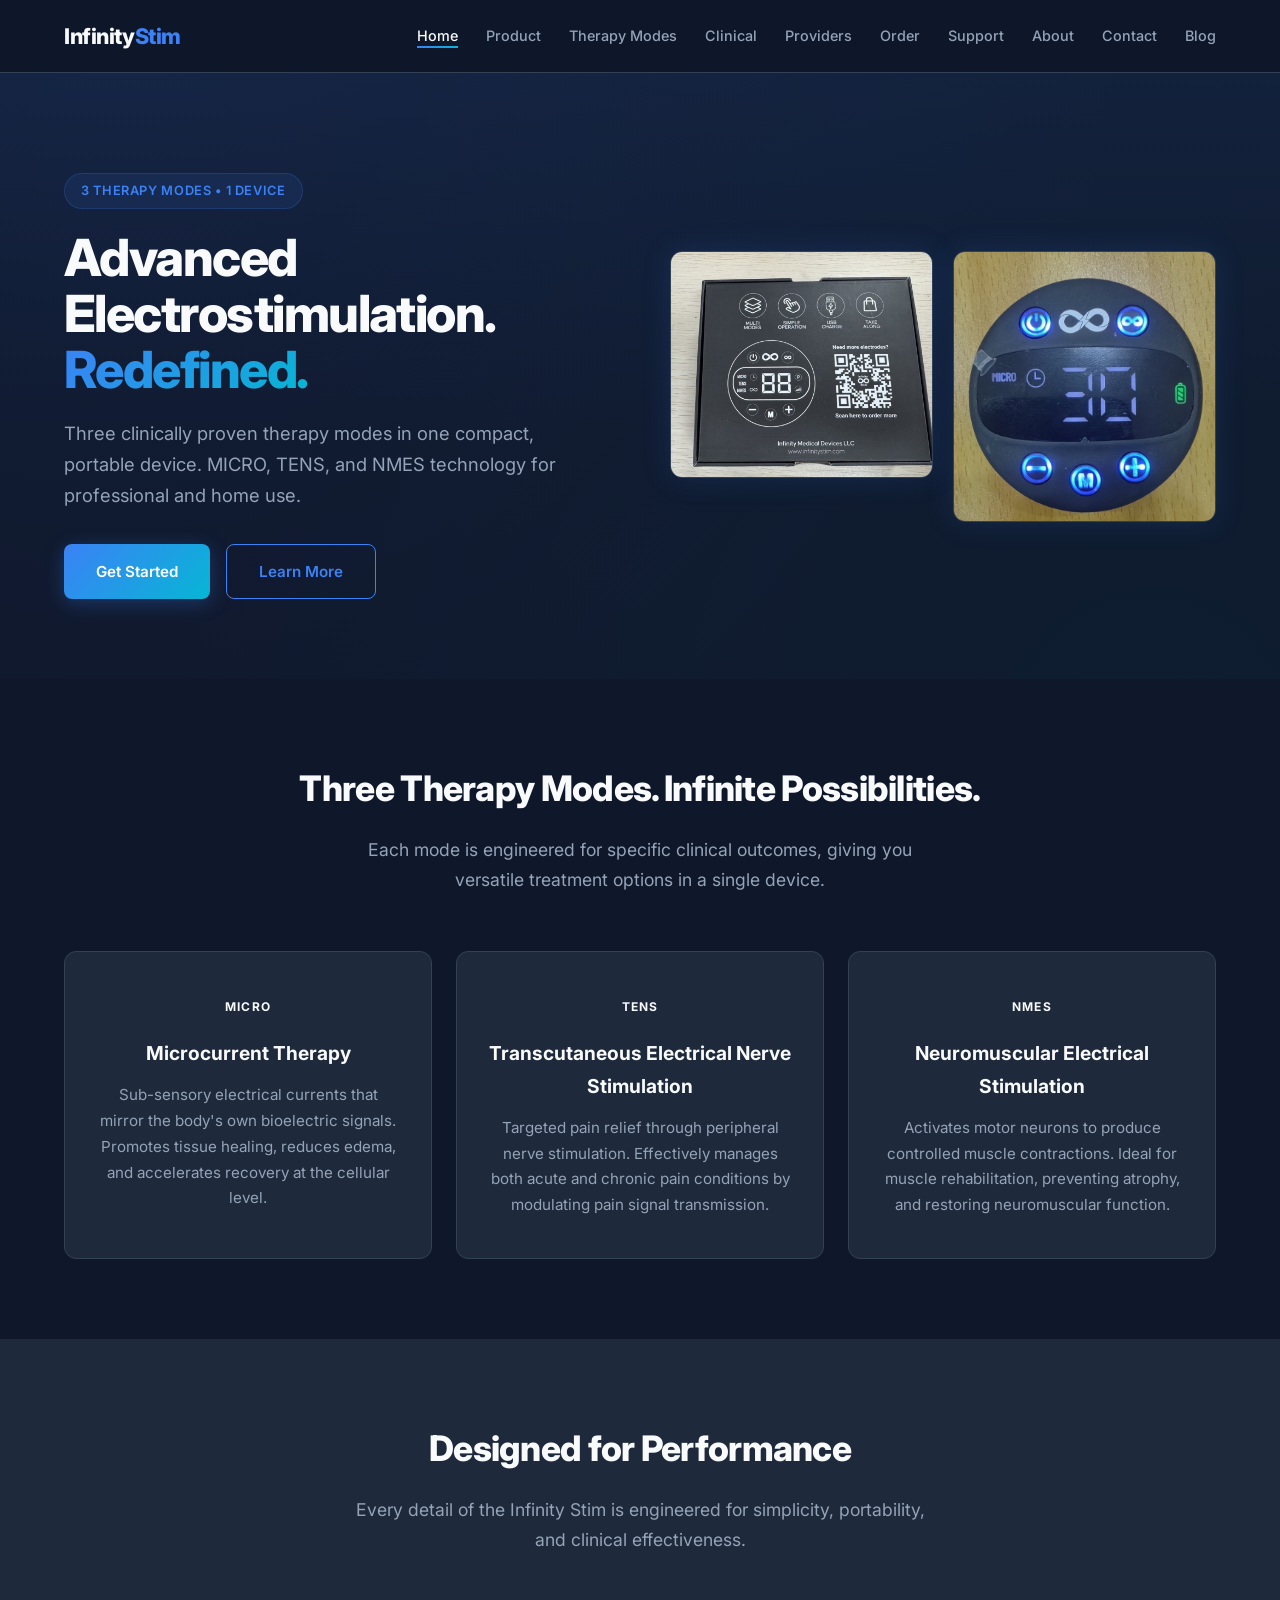
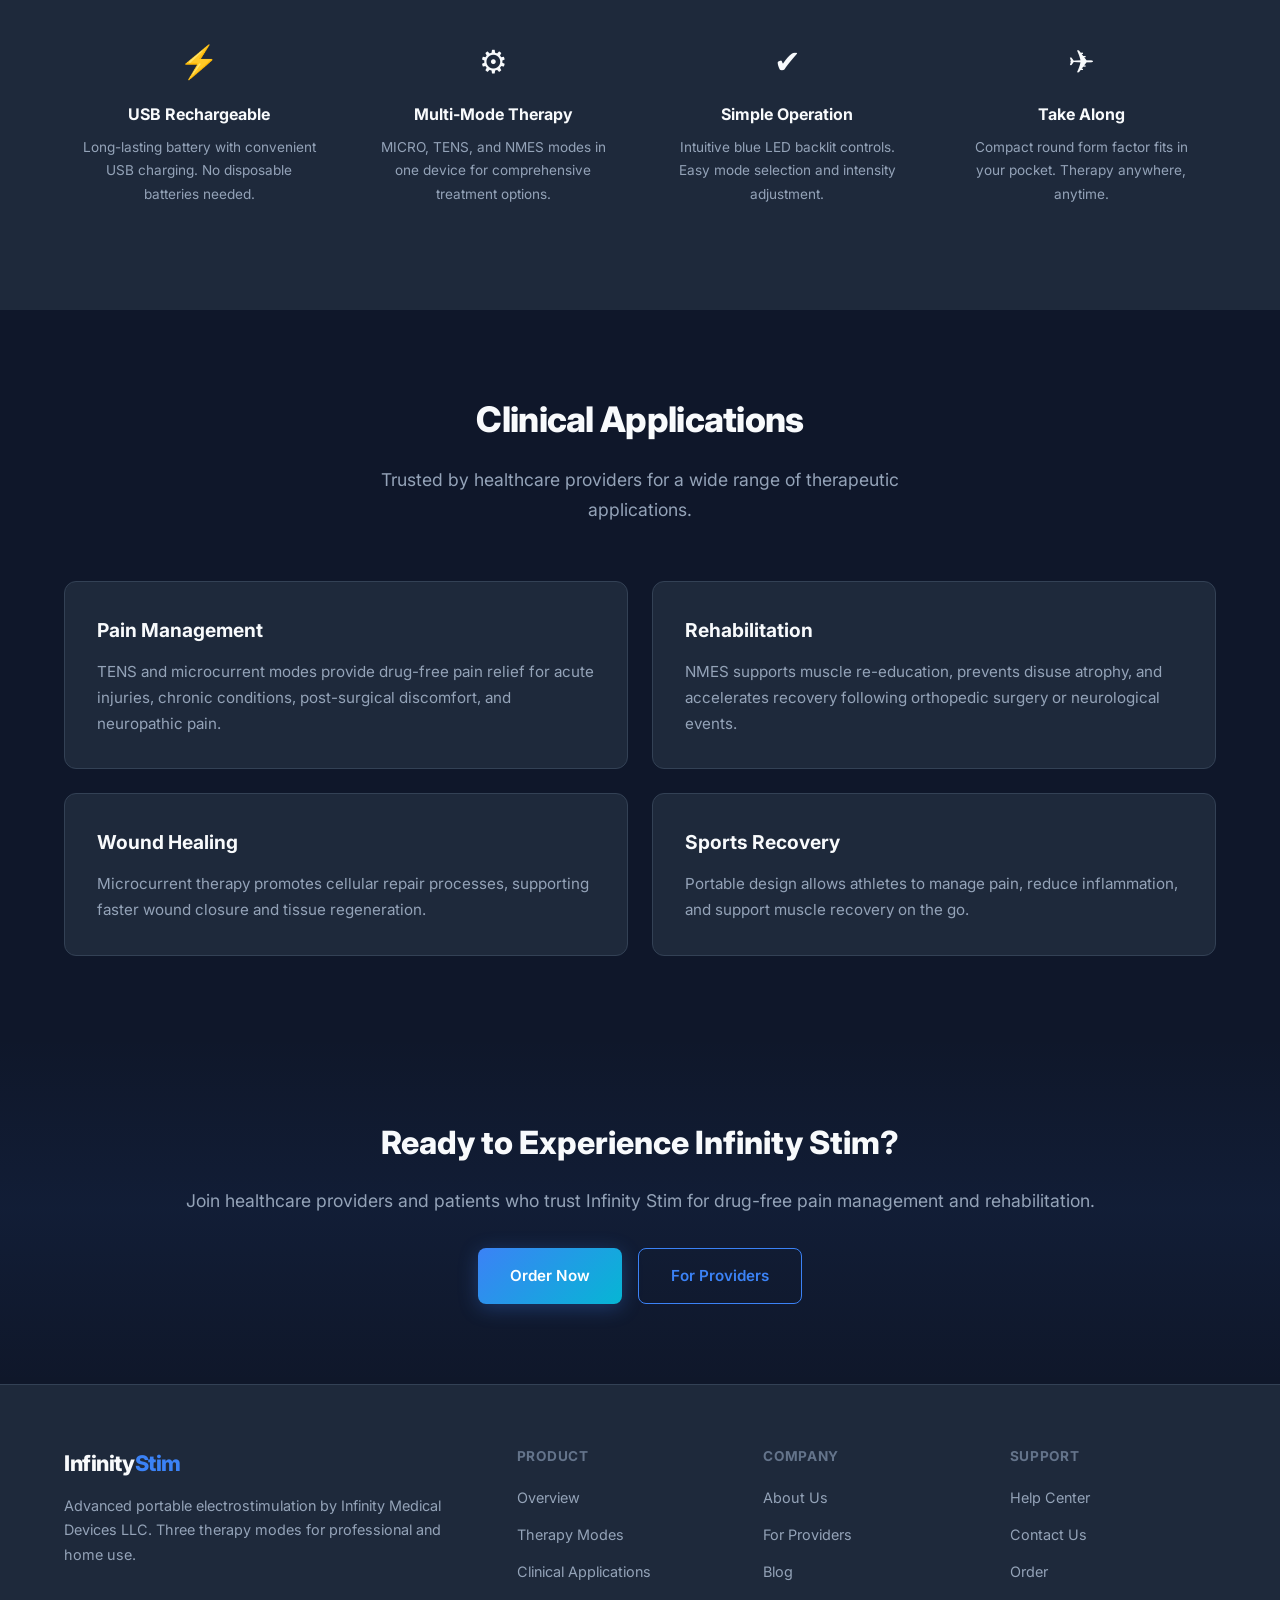
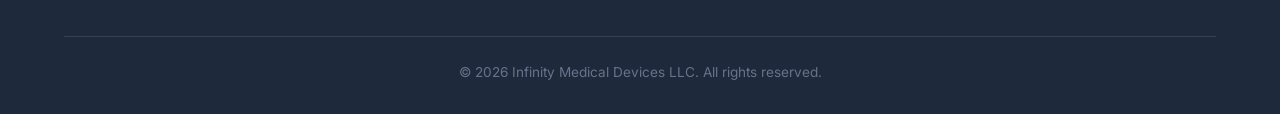
<file: index.html>
<!DOCTYPE html>
<html lang="en">
<head>
  <meta charset="UTF-8">
  <meta name="viewport" content="width=device-width, initial-scale=1.0">
  <title>Infinity Stim | Advanced Portable Electrostimulation Device</title>
  <meta name="description" content="Infinity Stim is a portable electrostimulation device featuring MICRO, TENS, and NMES therapy modes. USB rechargeable, compact design for professional and home use.">
  <meta property="og:title" content="Infinity Stim | Advanced Portable Electrostimulation Device">
  <meta property="og:description" content="Three therapy modes in one compact device. MICRO, TENS, and NMES electrostimulation for pain management and rehabilitation.">
  <meta property="og:type" content="website">
  <meta property="og:url" content="https://www.infinitystim.com/">
  <meta property="og:image" content="https://www.infinitystim.com/images/product-device.jpg">
  <meta name="twitter:card" content="summary_large_image">
  <meta name="twitter:title" content="Infinity Stim | Advanced Portable Electrostimulation Device">
  <meta name="twitter:description" content="Three therapy modes in one compact device. MICRO, TENS, and NMES electrostimulation.">
  <meta name="twitter:image" content="https://www.infinitystim.com/images/product-device.jpg">
  <link rel="canonical" href="https://www.infinitystim.com/">
  <link rel="stylesheet" href="/css/style.css">
  <script type="application/ld+json">
  {
    "@context": "https://schema.org",
    "@type": "MedicalDevice",
    "name": "Infinity Stim",
    "description": "Portable electrostimulation device with MICRO, TENS, and NMES therapy modes.",
    "manufacturer": {
      "@type": "Organization",
      "name": "Infinity Medical Devices LLC",
      "url": "https://www.infinitystim.com"
    },
    "url": "https://www.infinitystim.com"
  }
  </script>
</head>
<body>
  <nav class="nav">
    <div class="container">
      <a href="/" class="nav-logo">Infinity<span>Stim</span></a>
      <ul class="nav-links">
        <li><a href="/" class="active">Home</a></li>
        <li><a href="/product/">Product</a></li>
        <li><a href="/therapy-modes/">Therapy Modes</a></li>
        <li><a href="/clinical/">Clinical</a></li>
        <li><a href="/providers/">Providers</a></li>
        <li><a href="/order/">Order</a></li>
        <li><a href="/support/">Support</a></li>
        <li><a href="/about/">About</a></li>
        <li><a href="/contact/">Contact</a></li>
        <li><a href="/blog/">Blog</a></li>
      </ul>
      <button class="nav-toggle" aria-label="Toggle navigation">
        <span></span><span></span><span></span>
      </button>
    </div>
  </nav>

  <section class="hero">
    <div class="container">
      <div class="hero-grid">
        <div>
          <div class="hero-badge">3 Therapy Modes &bull; 1 Device</div>
          <h1>Advanced Electrostimulation. <span class="gradient-text">Redefined.</span></h1>
          <p>Three clinically proven therapy modes in one compact, portable device. MICRO, TENS, and NMES technology for professional and home use.</p>
          <div class="btn-group">
            <a href="/order/" class="btn btn-primary">Get Started</a>
            <a href="/product/" class="btn btn-outline">Learn More</a>
          </div>
        </div>
        <div class="hero-images">
          <img src="/images/product-box.jpg" alt="Infinity Stim product packaging" loading="eager">
          <img src="/images/product-device.jpg" alt="Infinity Stim device with blue LED display" loading="eager">
        </div>
      </div>
    </div>
  </section>

  <section class="section">
    <div class="container">
      <div class="section-header fade-in">
        <h2>Three Therapy Modes. Infinite Possibilities.</h2>
        <p>Each mode is engineered for specific clinical outcomes, giving you versatile treatment options in a single device.</p>
      </div>
      <div class="card-grid">
        <div class="card mode-card fade-in">
          <span class="mode-label mode-micro">MICRO</span>
          <h3>Microcurrent Therapy</h3>
          <p>Sub-sensory electrical currents that mirror the body's own bioelectric signals. Promotes tissue healing, reduces edema, and accelerates recovery at the cellular level.</p>
        </div>
        <div class="card mode-card fade-in">
          <span class="mode-label mode-tens">TENS</span>
          <h3>Transcutaneous Electrical Nerve Stimulation</h3>
          <p>Targeted pain relief through peripheral nerve stimulation. Effectively manages both acute and chronic pain conditions by modulating pain signal transmission.</p>
        </div>
        <div class="card mode-card fade-in">
          <span class="mode-label mode-nmes">NMES</span>
          <h3>Neuromuscular Electrical Stimulation</h3>
          <p>Activates motor neurons to produce controlled muscle contractions. Ideal for muscle rehabilitation, preventing atrophy, and restoring neuromuscular function.</p>
        </div>
      </div>
    </div>
  </section>

  <section class="section section-alt">
    <div class="container">
      <div class="section-header fade-in">
        <h2>Designed for Performance</h2>
        <p>Every detail of the Infinity Stim is engineered for simplicity, portability, and clinical effectiveness.</p>
      </div>
      <div class="feature-grid">
        <div class="feature-item fade-in">
          <span class="icon">&#9889;</span>
          <h4>USB Rechargeable</h4>
          <p>Long-lasting battery with convenient USB charging. No disposable batteries needed.</p>
        </div>
        <div class="feature-item fade-in">
          <span class="icon">&#9881;</span>
          <h4>Multi-Mode Therapy</h4>
          <p>MICRO, TENS, and NMES modes in one device for comprehensive treatment options.</p>
        </div>
        <div class="feature-item fade-in">
          <span class="icon">&#10004;</span>
          <h4>Simple Operation</h4>
          <p>Intuitive blue LED backlit controls. Easy mode selection and intensity adjustment.</p>
        </div>
        <div class="feature-item fade-in">
          <span class="icon">&#9992;</span>
          <h4>Take Along</h4>
          <p>Compact round form factor fits in your pocket. Therapy anywhere, anytime.</p>
        </div>
      </div>
    </div>
  </section>

  <section class="section">
    <div class="container">
      <div class="section-header fade-in">
        <h2>Clinical Applications</h2>
        <p>Trusted by healthcare providers for a wide range of therapeutic applications.</p>
      </div>
      <div class="card-grid card-grid-2 fade-in">
        <div class="card">
          <h3>Pain Management</h3>
          <p>TENS and microcurrent modes provide drug-free pain relief for acute injuries, chronic conditions, post-surgical discomfort, and neuropathic pain.</p>
        </div>
        <div class="card">
          <h3>Rehabilitation</h3>
          <p>NMES supports muscle re-education, prevents disuse atrophy, and accelerates recovery following orthopedic surgery or neurological events.</p>
        </div>
        <div class="card">
          <h3>Wound Healing</h3>
          <p>Microcurrent therapy promotes cellular repair processes, supporting faster wound closure and tissue regeneration.</p>
        </div>
        <div class="card">
          <h3>Sports Recovery</h3>
          <p>Portable design allows athletes to manage pain, reduce inflammation, and support muscle recovery on the go.</p>
        </div>
      </div>
    </div>
  </section>

  <section class="cta">
    <div class="container fade-in">
      <h2>Ready to Experience Infinity Stim?</h2>
      <p>Join healthcare providers and patients who trust Infinity Stim for drug-free pain management and rehabilitation.</p>
      <div class="btn-group" style="justify-content:center;">
        <a href="/order/" class="btn btn-primary">Order Now</a>
        <a href="/providers/" class="btn btn-outline">For Providers</a>
      </div>
    </div>
  </section>

  <footer class="footer">
    <div class="container">
      <div class="footer-grid">
        <div class="footer-brand">
          <a href="/" class="nav-logo">Infinity<span>Stim</span></a>
          <p>Advanced portable electrostimulation by Infinity Medical Devices LLC. Three therapy modes for professional and home use.</p>
        </div>
        <div>
          <h4>Product</h4>
          <ul>
            <li><a href="/product/">Overview</a></li>
            <li><a href="/therapy-modes/">Therapy Modes</a></li>
            <li><a href="/clinical/">Clinical Applications</a></li>
          </ul>
        </div>
        <div>
          <h4>Company</h4>
          <ul>
            <li><a href="/about/">About Us</a></li>
            <li><a href="/providers/">For Providers</a></li>
            <li><a href="/blog/">Blog</a></li>
          </ul>
        </div>
        <div>
          <h4>Support</h4>
          <ul>
            <li><a href="/support/">Help Center</a></li>
            <li><a href="/contact/">Contact Us</a></li>
            <li><a href="/order/">Order</a></li>
          </ul>
        </div>
      </div>
      <div class="footer-bottom">
        <p>&copy; 2026 Infinity Medical Devices LLC. All rights reserved.</p>
      </div>
    </div>
  </footer>
  <script src="/js/main.js"></script>
</body>
</html>
</file>
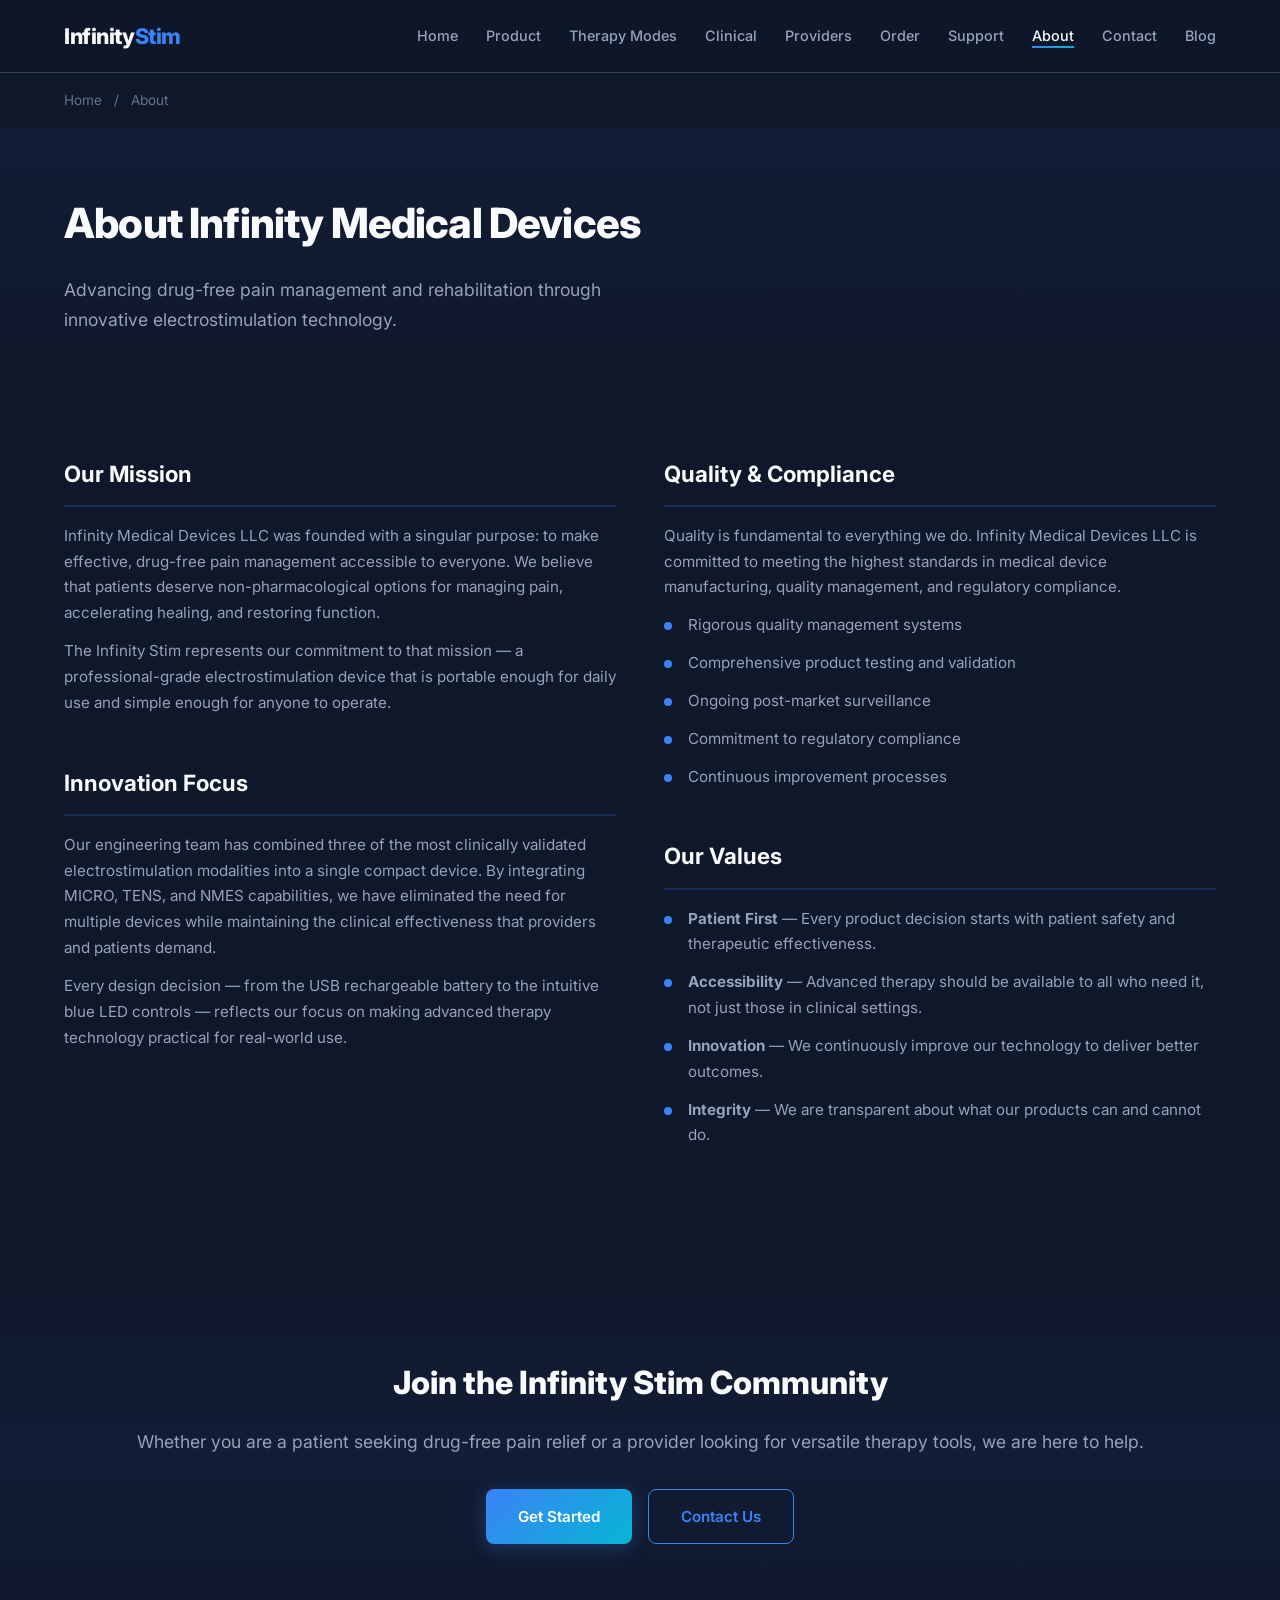
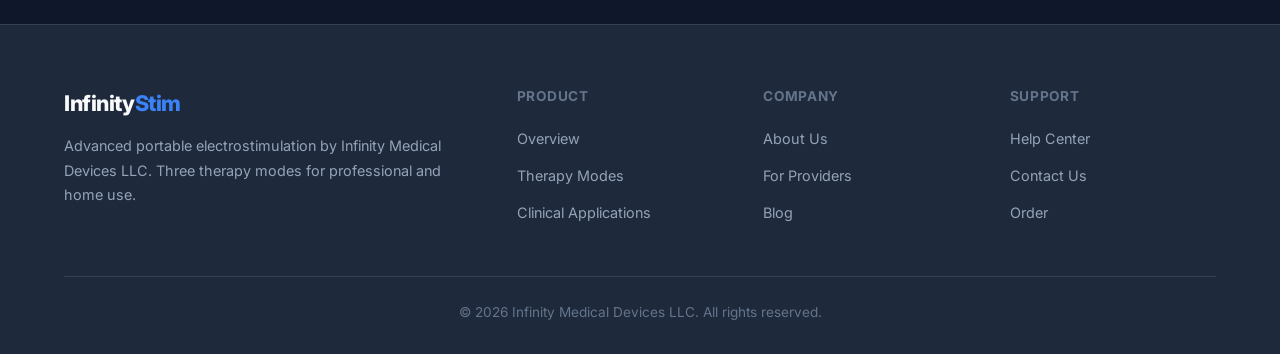
<file: about/index.html>
<!DOCTYPE html>
<html lang="en">
<head>
  <meta charset="UTF-8">
  <meta name="viewport" content="width=device-width, initial-scale=1.0">
  <title>About | Infinity Medical Devices LLC</title>
  <meta name="description" content="About Infinity Medical Devices LLC. Our mission is drug-free pain management through innovative portable electrostimulation technology.">
  <meta property="og:title" content="About Infinity Medical Devices LLC">
  <meta property="og:description" content="Drug-free pain management through innovative portable electrostimulation technology.">
  <meta property="og:type" content="website">
  <meta property="og:url" content="https://www.infinitystim.com/about/">
  <meta property="og:image" content="https://www.infinitystim.com/images/product-device.jpg">
  <meta name="twitter:card" content="summary_large_image">
  <meta name="twitter:title" content="About Infinity Medical Devices LLC">
  <meta name="twitter:description" content="Our mission: drug-free pain management through electrostimulation innovation.">
  <link rel="canonical" href="https://www.infinitystim.com/about/">
  <link rel="stylesheet" href="/css/style.css">
  <script type="application/ld+json">
  {
    "@context": "https://schema.org",
    "@type": "Organization",
    "name": "Infinity Medical Devices LLC",
    "url": "https://www.infinitystim.com",
    "description": "Manufacturer of the Infinity Stim portable electrostimulation device for drug-free pain management and rehabilitation.",
    "brand": {
      "@type": "Brand",
      "name": "Infinity Stim"
    }
  }
  </script>
  <script type="application/ld+json">
  {"@context":"https://schema.org","@type":"BreadcrumbList","itemListElement":[{"@type":"ListItem","position":1,"name":"Home","item":"https://www.infinitystim.com/"},{"@type":"ListItem","position":2,"name":"About","item":"https://www.infinitystim.com/about/"}]}
  </script>
</head>
<body>
  <nav class="nav"><div class="container"><a href="/" class="nav-logo">Infinity<span>Stim</span></a><ul class="nav-links"><li><a href="/">Home</a></li><li><a href="/product/">Product</a></li><li><a href="/therapy-modes/">Therapy Modes</a></li><li><a href="/clinical/">Clinical</a></li><li><a href="/providers/">Providers</a></li><li><a href="/order/">Order</a></li><li><a href="/support/">Support</a></li><li><a href="/about/" class="active">About</a></li><li><a href="/contact/">Contact</a></li><li><a href="/blog/">Blog</a></li></ul><button class="nav-toggle" aria-label="Toggle navigation"><span></span><span></span><span></span></button></div></nav>

  <div class="breadcrumb"><div class="container"><a href="/">Home</a> <span>/</span> About</div></div>

  <section class="page-hero">
    <div class="container">
      <h1>About Infinity Medical Devices</h1>
      <p>Advancing drug-free pain management and rehabilitation through innovative electrostimulation technology.</p>
    </div>
  </section>

  <section class="section">
    <div class="container">
      <div class="two-col">
        <div class="fade-in">
          <div class="content-block">
            <h3>Our Mission</h3>
            <p>Infinity Medical Devices LLC was founded with a singular purpose: to make effective, drug-free pain management accessible to everyone. We believe that patients deserve non-pharmacological options for managing pain, accelerating healing, and restoring function.</p>
            <p>The Infinity Stim represents our commitment to that mission &mdash; a professional-grade electrostimulation device that is portable enough for daily use and simple enough for anyone to operate.</p>
          </div>

          <div class="content-block">
            <h3>Innovation Focus</h3>
            <p>Our engineering team has combined three of the most clinically validated electrostimulation modalities into a single compact device. By integrating MICRO, TENS, and NMES capabilities, we have eliminated the need for multiple devices while maintaining the clinical effectiveness that providers and patients demand.</p>
            <p>Every design decision &mdash; from the USB rechargeable battery to the intuitive blue LED controls &mdash; reflects our focus on making advanced therapy technology practical for real-world use.</p>
          </div>
        </div>
        <div class="fade-in">
          <div class="content-block">
            <h3>Quality &amp; Compliance</h3>
            <p>Quality is fundamental to everything we do. Infinity Medical Devices LLC is committed to meeting the highest standards in medical device manufacturing, quality management, and regulatory compliance.</p>
            <ul>
              <li>Rigorous quality management systems</li>
              <li>Comprehensive product testing and validation</li>
              <li>Ongoing post-market surveillance</li>
              <li>Commitment to regulatory compliance</li>
              <li>Continuous improvement processes</li>
            </ul>
          </div>

          <div class="content-block">
            <h3>Our Values</h3>
            <ul>
              <li><strong>Patient First</strong> &mdash; Every product decision starts with patient safety and therapeutic effectiveness.</li>
              <li><strong>Accessibility</strong> &mdash; Advanced therapy should be available to all who need it, not just those in clinical settings.</li>
              <li><strong>Innovation</strong> &mdash; We continuously improve our technology to deliver better outcomes.</li>
              <li><strong>Integrity</strong> &mdash; We are transparent about what our products can and cannot do.</li>
            </ul>
          </div>
        </div>
      </div>
    </div>
  </section>

  <section class="cta">
    <div class="container fade-in">
      <h2>Join the Infinity Stim Community</h2>
      <p>Whether you are a patient seeking drug-free pain relief or a provider looking for versatile therapy tools, we are here to help.</p>
      <div class="btn-group" style="justify-content:center;">
        <a href="/order/" class="btn btn-primary">Get Started</a>
        <a href="/contact/" class="btn btn-outline">Contact Us</a>
      </div>
    </div>
  </section>

  <footer class="footer"><div class="container"><div class="footer-grid"><div class="footer-brand"><a href="/" class="nav-logo">Infinity<span>Stim</span></a><p>Advanced portable electrostimulation by Infinity Medical Devices LLC. Three therapy modes for professional and home use.</p></div><div><h4>Product</h4><ul><li><a href="/product/">Overview</a></li><li><a href="/therapy-modes/">Therapy Modes</a></li><li><a href="/clinical/">Clinical Applications</a></li></ul></div><div><h4>Company</h4><ul><li><a href="/about/">About Us</a></li><li><a href="/providers/">For Providers</a></li><li><a href="/blog/">Blog</a></li></ul></div><div><h4>Support</h4><ul><li><a href="/support/">Help Center</a></li><li><a href="/contact/">Contact Us</a></li><li><a href="/order/">Order</a></li></ul></div></div><div class="footer-bottom"><p>&copy; 2026 Infinity Medical Devices LLC. All rights reserved.</p></div></div></footer>
  <script src="/js/main.js"></script>
</body>
</html>
</file>
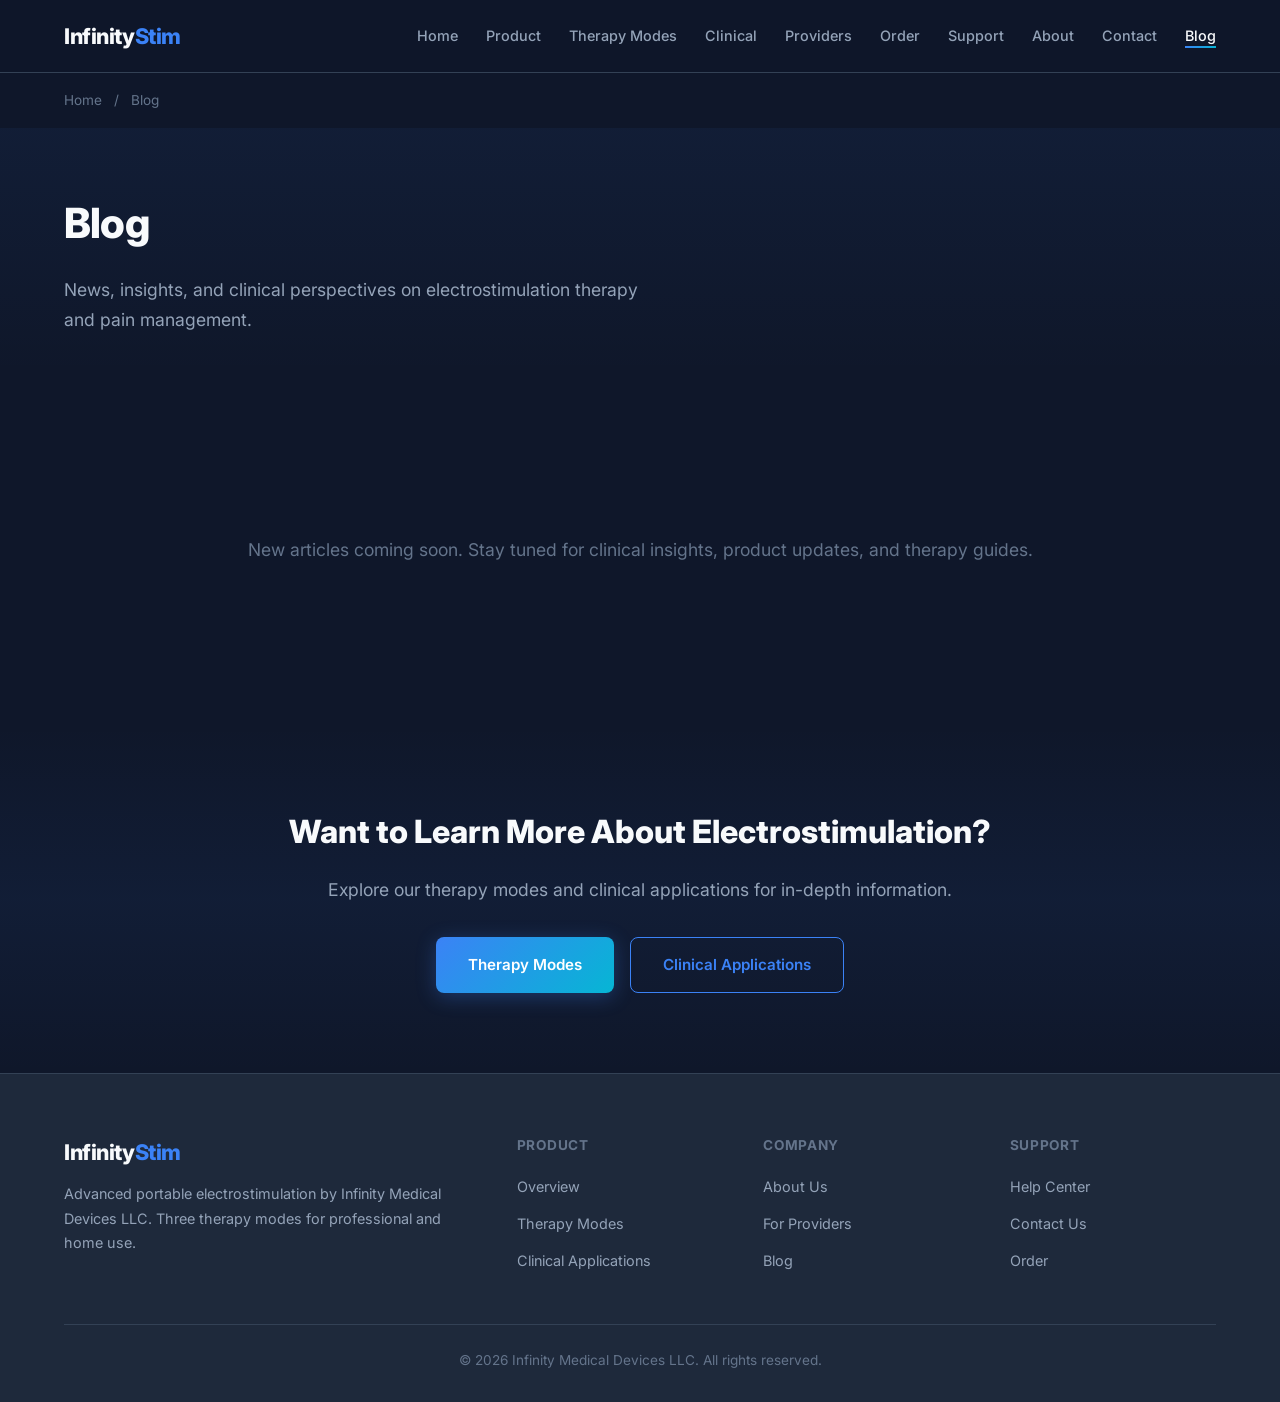
<file: blog/index.html>
<!DOCTYPE html>
<html lang="en">
<head>
  <meta charset="UTF-8">
  <meta name="viewport" content="width=device-width, initial-scale=1.0">
  <title>Blog | Infinity Stim News &amp; Insights</title>
  <meta name="description" content="The Infinity Stim blog. News, insights, and clinical perspectives on electrostimulation therapy, pain management, and rehabilitation.">
  <meta property="og:title" content="Infinity Stim Blog">
  <meta property="og:description" content="News, insights, and clinical perspectives on electrostimulation therapy.">
  <meta property="og:type" content="website">
  <meta property="og:url" content="https://www.infinitystim.com/blog/">
  <meta property="og:image" content="https://www.infinitystim.com/images/product-device.jpg">
  <meta name="twitter:card" content="summary_large_image">
  <meta name="twitter:title" content="Infinity Stim Blog">
  <meta name="twitter:description" content="Electrostimulation therapy news and insights.">
  <link rel="canonical" href="https://www.infinitystim.com/blog/">
  <link rel="stylesheet" href="/css/style.css">
  <script type="application/ld+json">
  {"@context":"https://schema.org","@type":"BreadcrumbList","itemListElement":[{"@type":"ListItem","position":1,"name":"Home","item":"https://www.infinitystim.com/"},{"@type":"ListItem","position":2,"name":"Blog","item":"https://www.infinitystim.com/blog/"}]}
  </script>
</head>
<body>
  <nav class="nav"><div class="container"><a href="/" class="nav-logo">Infinity<span>Stim</span></a><ul class="nav-links"><li><a href="/">Home</a></li><li><a href="/product/">Product</a></li><li><a href="/therapy-modes/">Therapy Modes</a></li><li><a href="/clinical/">Clinical</a></li><li><a href="/providers/">Providers</a></li><li><a href="/order/">Order</a></li><li><a href="/support/">Support</a></li><li><a href="/about/">About</a></li><li><a href="/contact/">Contact</a></li><li><a href="/blog/" class="active">Blog</a></li></ul><button class="nav-toggle" aria-label="Toggle navigation"><span></span><span></span><span></span></button></div></nav>

  <div class="breadcrumb"><div class="container"><a href="/">Home</a> <span>/</span> Blog</div></div>

  <section class="page-hero">
    <div class="container">
      <h1>Blog</h1>
      <p>News, insights, and clinical perspectives on electrostimulation therapy and pain management.</p>
    </div>
  </section>

  <section class="section">
    <div class="container">
      <div class="blog-grid">
        <div class="blog-empty fade-in">
          <p>New articles coming soon. Stay tuned for clinical insights, product updates, and therapy guides.</p>
        </div>
      </div>
    </div>
  </section>

  <section class="cta">
    <div class="container fade-in">
      <h2>Want to Learn More About Electrostimulation?</h2>
      <p>Explore our therapy modes and clinical applications for in-depth information.</p>
      <div class="btn-group" style="justify-content:center;">
        <a href="/therapy-modes/" class="btn btn-primary">Therapy Modes</a>
        <a href="/clinical/" class="btn btn-outline">Clinical Applications</a>
      </div>
    </div>
  </section>

  <footer class="footer"><div class="container"><div class="footer-grid"><div class="footer-brand"><a href="/" class="nav-logo">Infinity<span>Stim</span></a><p>Advanced portable electrostimulation by Infinity Medical Devices LLC. Three therapy modes for professional and home use.</p></div><div><h4>Product</h4><ul><li><a href="/product/">Overview</a></li><li><a href="/therapy-modes/">Therapy Modes</a></li><li><a href="/clinical/">Clinical Applications</a></li></ul></div><div><h4>Company</h4><ul><li><a href="/about/">About Us</a></li><li><a href="/providers/">For Providers</a></li><li><a href="/blog/">Blog</a></li></ul></div><div><h4>Support</h4><ul><li><a href="/support/">Help Center</a></li><li><a href="/contact/">Contact Us</a></li><li><a href="/order/">Order</a></li></ul></div></div><div class="footer-bottom"><p>&copy; 2026 Infinity Medical Devices LLC. All rights reserved.</p></div></div></footer>
  <script src="/js/main.js"></script>
</body>
</html>
</file>
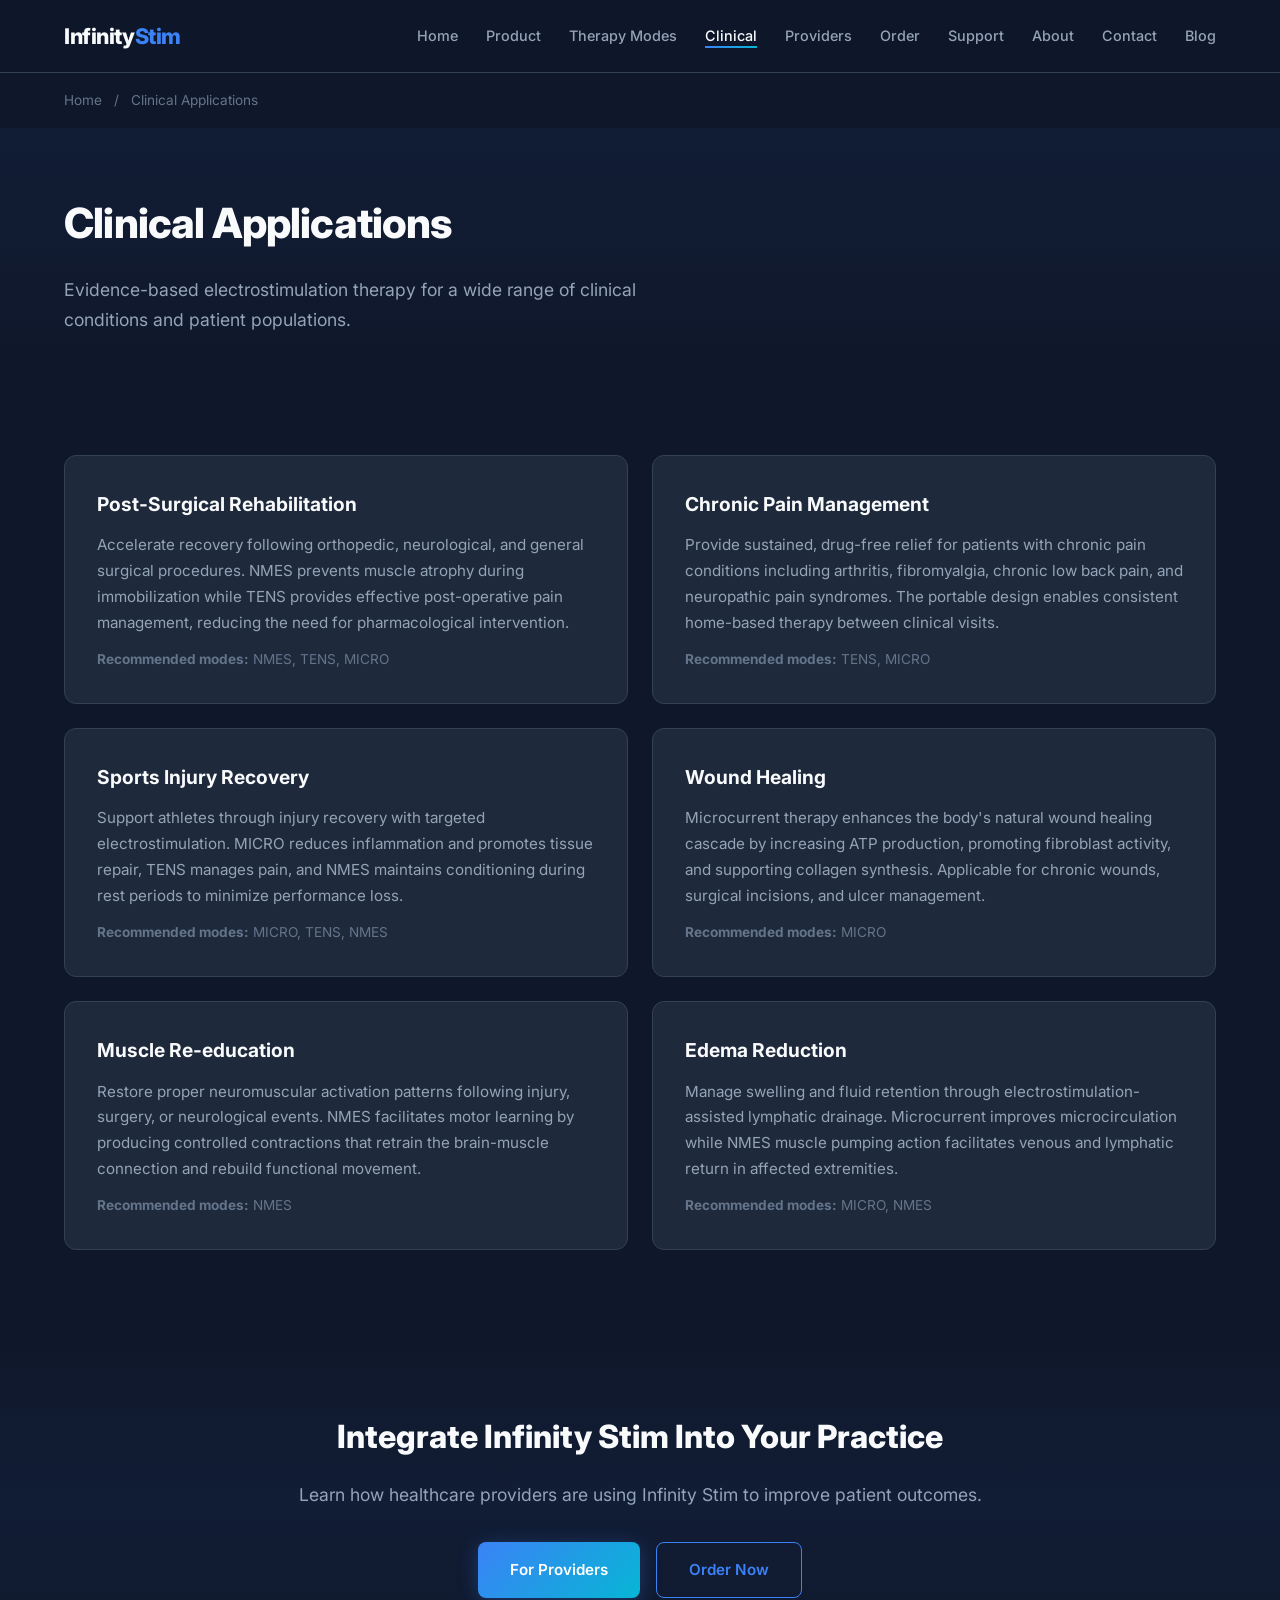
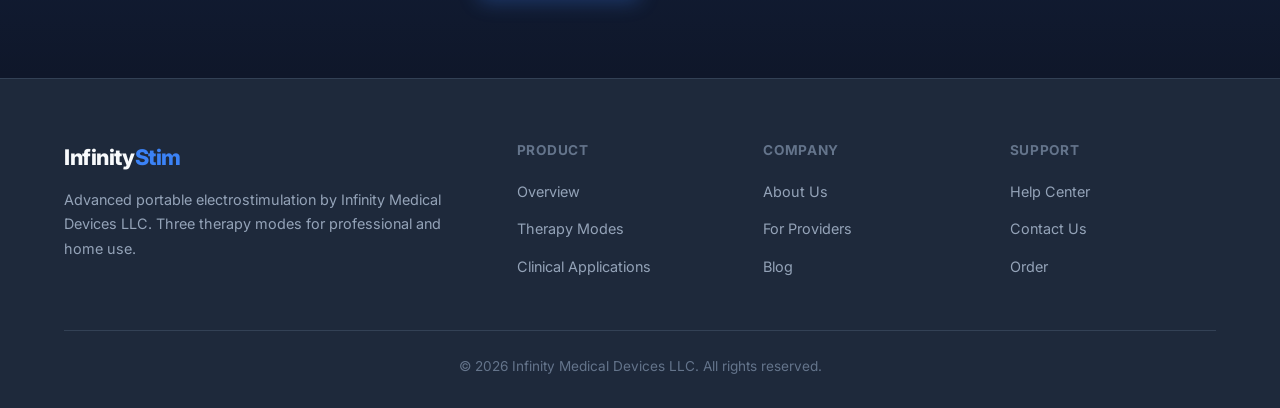
<file: clinical/index.html>
<!DOCTYPE html>
<html lang="en">
<head>
  <meta charset="UTF-8">
  <meta name="viewport" content="width=device-width, initial-scale=1.0">
  <title>Clinical Applications | Infinity Stim Electrostimulation</title>
  <meta name="description" content="Clinical applications of the Infinity Stim device: post-surgical rehabilitation, chronic pain management, sports injury recovery, wound healing, and more.">
  <meta property="og:title" content="Infinity Stim Clinical Applications">
  <meta property="og:description" content="Comprehensive clinical applications for electrostimulation therapy in rehabilitation and pain management.">
  <meta property="og:type" content="website">
  <meta property="og:url" content="https://www.infinitystim.com/clinical/">
  <meta property="og:image" content="https://www.infinitystim.com/images/product-device.jpg">
  <meta name="twitter:card" content="summary_large_image">
  <meta name="twitter:title" content="Infinity Stim Clinical Applications">
  <meta name="twitter:description" content="Professional clinical applications for the Infinity Stim device.">
  <link rel="canonical" href="https://www.infinitystim.com/clinical/">
  <link rel="stylesheet" href="/css/style.css">
  <script type="application/ld+json">
  {"@context":"https://schema.org","@type":"BreadcrumbList","itemListElement":[{"@type":"ListItem","position":1,"name":"Home","item":"https://www.infinitystim.com/"},{"@type":"ListItem","position":2,"name":"Clinical Applications","item":"https://www.infinitystim.com/clinical/"}]}
  </script>
</head>
<body>
  <nav class="nav"><div class="container"><a href="/" class="nav-logo">Infinity<span>Stim</span></a><ul class="nav-links"><li><a href="/">Home</a></li><li><a href="/product/">Product</a></li><li><a href="/therapy-modes/">Therapy Modes</a></li><li><a href="/clinical/" class="active">Clinical</a></li><li><a href="/providers/">Providers</a></li><li><a href="/order/">Order</a></li><li><a href="/support/">Support</a></li><li><a href="/about/">About</a></li><li><a href="/contact/">Contact</a></li><li><a href="/blog/">Blog</a></li></ul><button class="nav-toggle" aria-label="Toggle navigation"><span></span><span></span><span></span></button></div></nav>

  <div class="breadcrumb"><div class="container"><a href="/">Home</a> <span>/</span> Clinical Applications</div></div>

  <section class="page-hero">
    <div class="container">
      <h1>Clinical Applications</h1>
      <p>Evidence-based electrostimulation therapy for a wide range of clinical conditions and patient populations.</p>
    </div>
  </section>

  <section class="section">
    <div class="container">
      <div class="card-grid card-grid-2">
        <div class="card fade-in">
          <h3>Post-Surgical Rehabilitation</h3>
          <p>Accelerate recovery following orthopedic, neurological, and general surgical procedures. NMES prevents muscle atrophy during immobilization while TENS provides effective post-operative pain management, reducing the need for pharmacological intervention.</p>
          <p style="color:var(--text-muted);margin-top:12px;font-size:0.85rem;"><strong>Recommended modes:</strong> NMES, TENS, MICRO</p>
        </div>
        <div class="card fade-in">
          <h3>Chronic Pain Management</h3>
          <p>Provide sustained, drug-free relief for patients with chronic pain conditions including arthritis, fibromyalgia, chronic low back pain, and neuropathic pain syndromes. The portable design enables consistent home-based therapy between clinical visits.</p>
          <p style="color:var(--text-muted);margin-top:12px;font-size:0.85rem;"><strong>Recommended modes:</strong> TENS, MICRO</p>
        </div>
        <div class="card fade-in">
          <h3>Sports Injury Recovery</h3>
          <p>Support athletes through injury recovery with targeted electrostimulation. MICRO reduces inflammation and promotes tissue repair, TENS manages pain, and NMES maintains conditioning during rest periods to minimize performance loss.</p>
          <p style="color:var(--text-muted);margin-top:12px;font-size:0.85rem;"><strong>Recommended modes:</strong> MICRO, TENS, NMES</p>
        </div>
        <div class="card fade-in">
          <h3>Wound Healing</h3>
          <p>Microcurrent therapy enhances the body's natural wound healing cascade by increasing ATP production, promoting fibroblast activity, and supporting collagen synthesis. Applicable for chronic wounds, surgical incisions, and ulcer management.</p>
          <p style="color:var(--text-muted);margin-top:12px;font-size:0.85rem;"><strong>Recommended modes:</strong> MICRO</p>
        </div>
        <div class="card fade-in">
          <h3>Muscle Re-education</h3>
          <p>Restore proper neuromuscular activation patterns following injury, surgery, or neurological events. NMES facilitates motor learning by producing controlled contractions that retrain the brain-muscle connection and rebuild functional movement.</p>
          <p style="color:var(--text-muted);margin-top:12px;font-size:0.85rem;"><strong>Recommended modes:</strong> NMES</p>
        </div>
        <div class="card fade-in">
          <h3>Edema Reduction</h3>
          <p>Manage swelling and fluid retention through electrostimulation-assisted lymphatic drainage. Microcurrent improves microcirculation while NMES muscle pumping action facilitates venous and lymphatic return in affected extremities.</p>
          <p style="color:var(--text-muted);margin-top:12px;font-size:0.85rem;"><strong>Recommended modes:</strong> MICRO, NMES</p>
        </div>
      </div>
    </div>
  </section>

  <section class="cta">
    <div class="container fade-in">
      <h2>Integrate Infinity Stim Into Your Practice</h2>
      <p>Learn how healthcare providers are using Infinity Stim to improve patient outcomes.</p>
      <div class="btn-group" style="justify-content:center;">
        <a href="/providers/" class="btn btn-primary">For Providers</a>
        <a href="/order/" class="btn btn-outline">Order Now</a>
      </div>
    </div>
  </section>

  <footer class="footer"><div class="container"><div class="footer-grid"><div class="footer-brand"><a href="/" class="nav-logo">Infinity<span>Stim</span></a><p>Advanced portable electrostimulation by Infinity Medical Devices LLC. Three therapy modes for professional and home use.</p></div><div><h4>Product</h4><ul><li><a href="/product/">Overview</a></li><li><a href="/therapy-modes/">Therapy Modes</a></li><li><a href="/clinical/">Clinical Applications</a></li></ul></div><div><h4>Company</h4><ul><li><a href="/about/">About Us</a></li><li><a href="/providers/">For Providers</a></li><li><a href="/blog/">Blog</a></li></ul></div><div><h4>Support</h4><ul><li><a href="/support/">Help Center</a></li><li><a href="/contact/">Contact Us</a></li><li><a href="/order/">Order</a></li></ul></div></div><div class="footer-bottom"><p>&copy; 2026 Infinity Medical Devices LLC. All rights reserved.</p></div></div></footer>
  <script src="/js/main.js"></script>
</body>
</html>
</file>
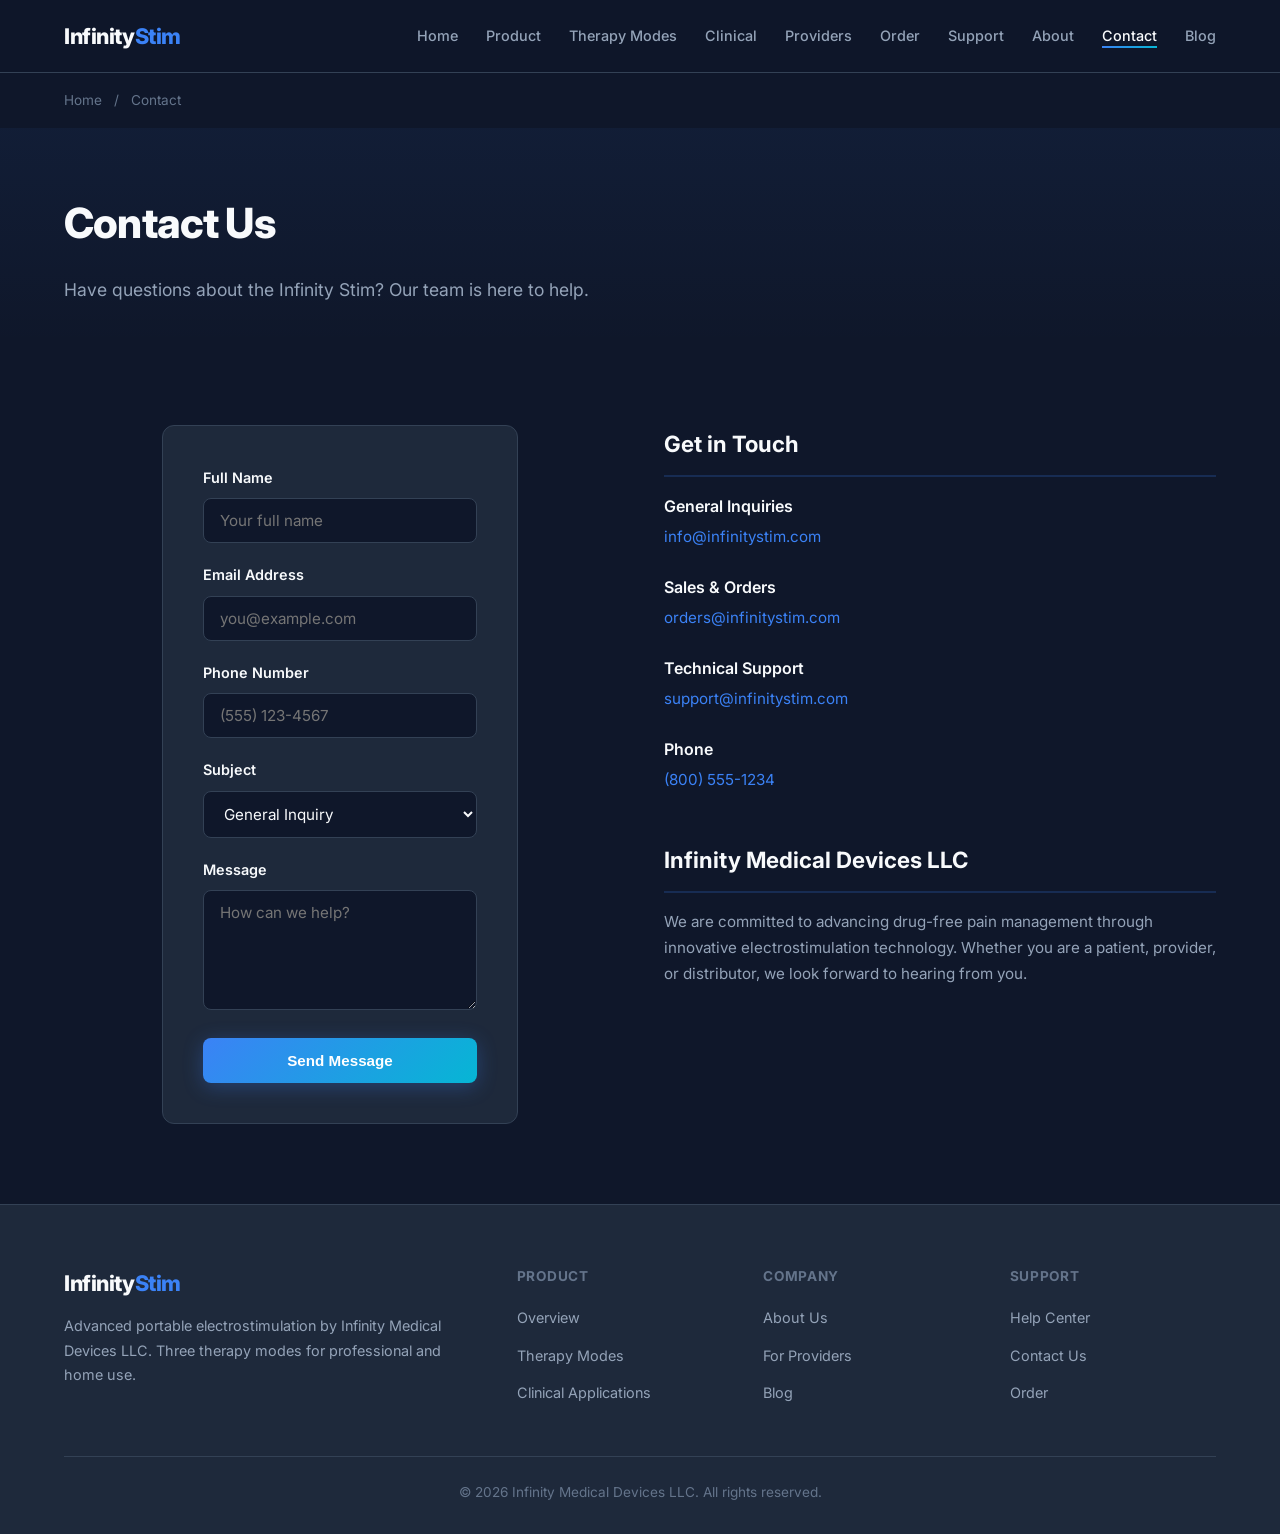
<file: contact/index.html>
<!DOCTYPE html>
<html lang="en">
<head>
  <meta charset="UTF-8">
  <meta name="viewport" content="width=device-width, initial-scale=1.0">
  <title>Contact | Infinity Stim by Infinity Medical Devices LLC</title>
  <meta name="description" content="Contact Infinity Medical Devices LLC about the Infinity Stim device. Reach us by phone, email, or contact form for sales, support, and provider inquiries.">
  <meta property="og:title" content="Contact Infinity Stim">
  <meta property="og:description" content="Get in touch with Infinity Medical Devices LLC for sales, support, and inquiries.">
  <meta property="og:type" content="website">
  <meta property="og:url" content="https://www.infinitystim.com/contact/">
  <meta property="og:image" content="https://www.infinitystim.com/images/product-device.jpg">
  <meta name="twitter:card" content="summary_large_image">
  <meta name="twitter:title" content="Contact Infinity Stim">
  <meta name="twitter:description" content="Reach Infinity Medical Devices LLC for sales and support.">
  <link rel="canonical" href="https://www.infinitystim.com/contact/">
  <link rel="stylesheet" href="/css/style.css">
  <script type="application/ld+json">
  {"@context":"https://schema.org","@type":"BreadcrumbList","itemListElement":[{"@type":"ListItem","position":1,"name":"Home","item":"https://www.infinitystim.com/"},{"@type":"ListItem","position":2,"name":"Contact","item":"https://www.infinitystim.com/contact/"}]}
  </script>
</head>
<body>
  <nav class="nav"><div class="container"><a href="/" class="nav-logo">Infinity<span>Stim</span></a><ul class="nav-links"><li><a href="/">Home</a></li><li><a href="/product/">Product</a></li><li><a href="/therapy-modes/">Therapy Modes</a></li><li><a href="/clinical/">Clinical</a></li><li><a href="/providers/">Providers</a></li><li><a href="/order/">Order</a></li><li><a href="/support/">Support</a></li><li><a href="/about/">About</a></li><li><a href="/contact/" class="active">Contact</a></li><li><a href="/blog/">Blog</a></li></ul><button class="nav-toggle" aria-label="Toggle navigation"><span></span><span></span><span></span></button></div></nav>

  <div class="breadcrumb"><div class="container"><a href="/">Home</a> <span>/</span> Contact</div></div>

  <section class="page-hero">
    <div class="container">
      <h1>Contact Us</h1>
      <p>Have questions about the Infinity Stim? Our team is here to help.</p>
    </div>
  </section>

  <section class="section">
    <div class="container">
      <div class="two-col">
        <div class="form-card fade-in">
          <form action="#" method="POST">
            <div class="form-group">
              <label for="name">Full Name</label>
              <input type="text" id="name" name="name" placeholder="Your full name" required>
            </div>
            <div class="form-group">
              <label for="email">Email Address</label>
              <input type="email" id="email" name="email" placeholder="you@example.com" required>
            </div>
            <div class="form-group">
              <label for="phone">Phone Number</label>
              <input type="tel" id="phone" name="phone" placeholder="(555) 123-4567">
            </div>
            <div class="form-group">
              <label for="subject">Subject</label>
              <select id="subject" name="subject">
                <option value="general">General Inquiry</option>
                <option value="sales">Sales / Ordering</option>
                <option value="support">Technical Support</option>
                <option value="provider">Provider Partnership</option>
                <option value="other">Other</option>
              </select>
            </div>
            <div class="form-group">
              <label for="message">Message</label>
              <textarea id="message" name="message" placeholder="How can we help?" required></textarea>
            </div>
            <button type="submit" class="btn btn-primary" style="width:100%;justify-content:center;">Send Message</button>
          </form>
        </div>
        <div class="fade-in">
          <div class="content-block">
            <h3>Get in Touch</h3>
            <div class="contact-info-item">
              <h4>General Inquiries</h4>
              <p><a href="mailto:info@infinitystim.com">info@infinitystim.com</a></p>
            </div>
            <div class="contact-info-item">
              <h4>Sales &amp; Orders</h4>
              <p><a href="mailto:orders@infinitystim.com">orders@infinitystim.com</a></p>
            </div>
            <div class="contact-info-item">
              <h4>Technical Support</h4>
              <p><a href="mailto:support@infinitystim.com">support@infinitystim.com</a></p>
            </div>
            <div class="contact-info-item">
              <h4>Phone</h4>
              <p><a href="tel:+18005551234">(800) 555-1234</a></p>
            </div>
          </div>
          <div class="content-block">
            <h3>Infinity Medical Devices LLC</h3>
            <p>We are committed to advancing drug-free pain management through innovative electrostimulation technology. Whether you are a patient, provider, or distributor, we look forward to hearing from you.</p>
          </div>
        </div>
      </div>
    </div>
  </section>

  <footer class="footer"><div class="container"><div class="footer-grid"><div class="footer-brand"><a href="/" class="nav-logo">Infinity<span>Stim</span></a><p>Advanced portable electrostimulation by Infinity Medical Devices LLC. Three therapy modes for professional and home use.</p></div><div><h4>Product</h4><ul><li><a href="/product/">Overview</a></li><li><a href="/therapy-modes/">Therapy Modes</a></li><li><a href="/clinical/">Clinical Applications</a></li></ul></div><div><h4>Company</h4><ul><li><a href="/about/">About Us</a></li><li><a href="/providers/">For Providers</a></li><li><a href="/blog/">Blog</a></li></ul></div><div><h4>Support</h4><ul><li><a href="/support/">Help Center</a></li><li><a href="/contact/">Contact Us</a></li><li><a href="/order/">Order</a></li></ul></div></div><div class="footer-bottom"><p>&copy; 2026 Infinity Medical Devices LLC. All rights reserved.</p></div></div></footer>
  <script src="/js/main.js"></script>
</body>
</html>
</file>
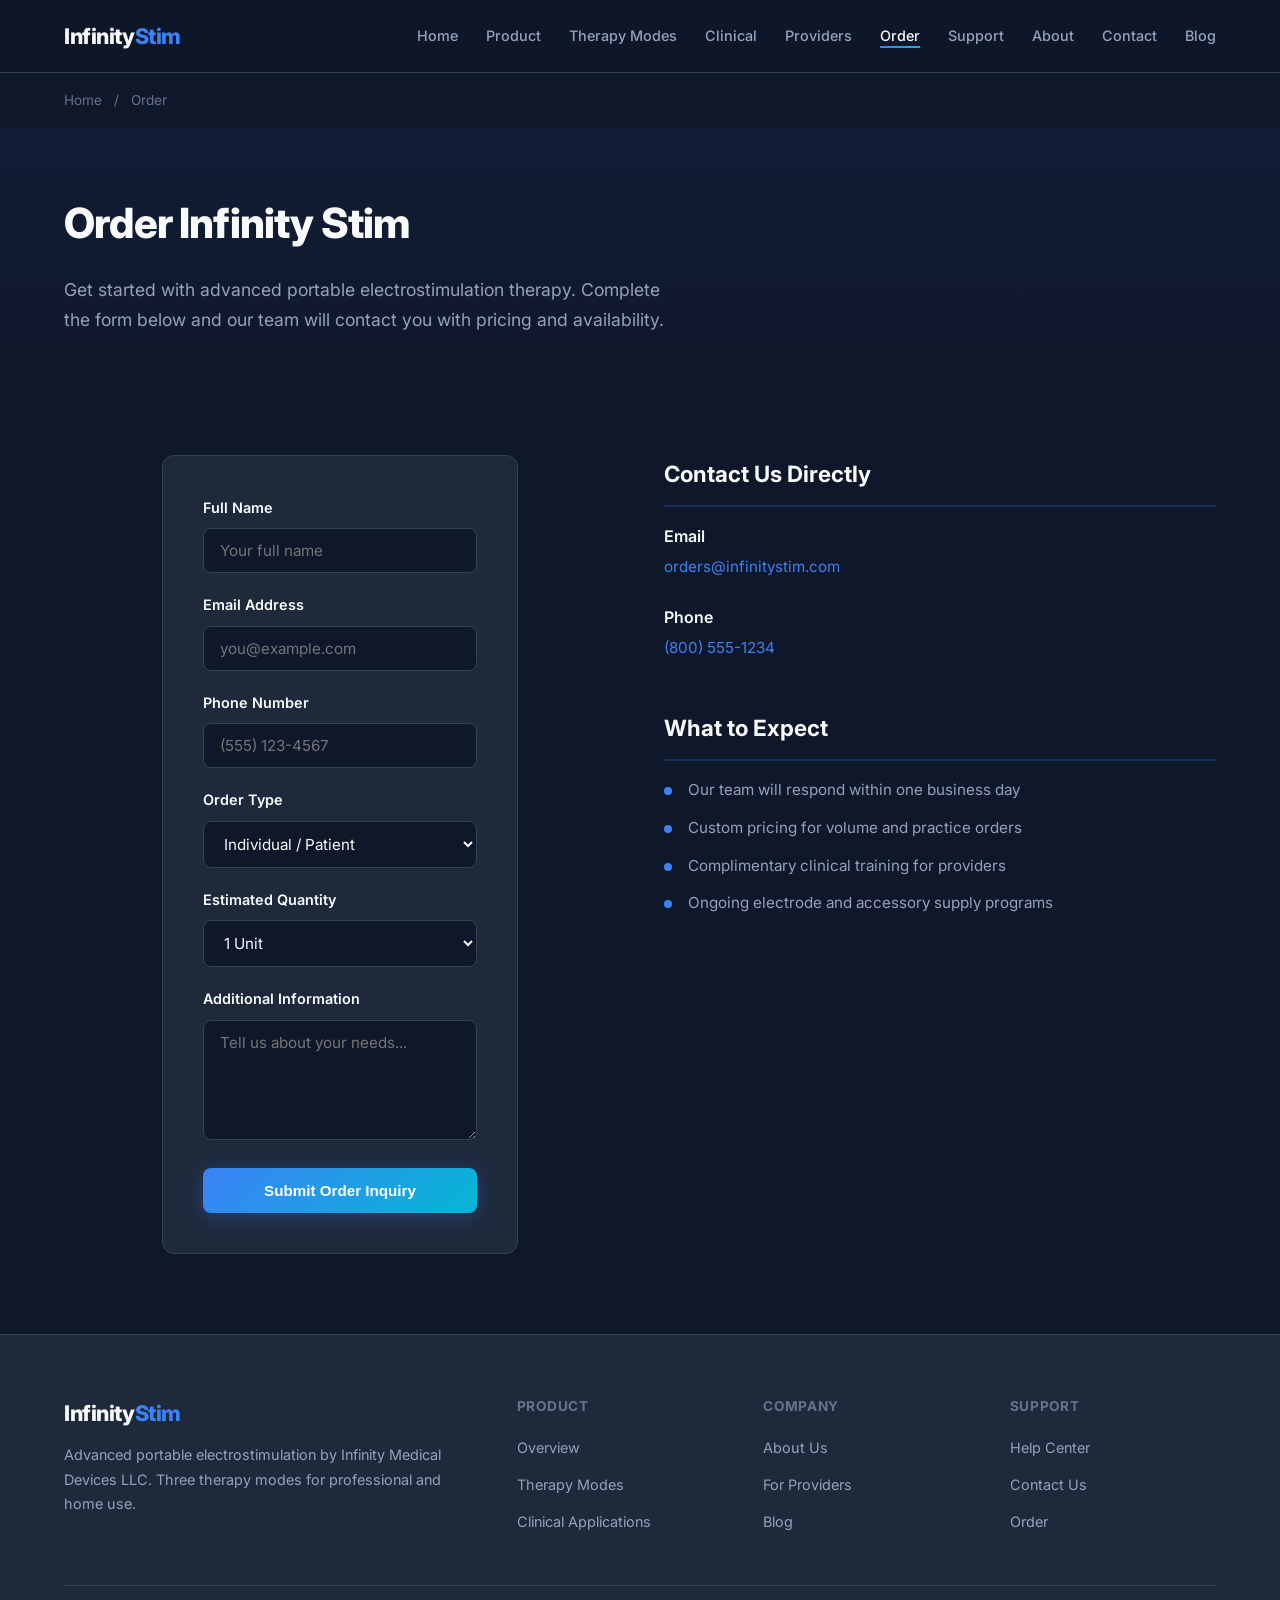
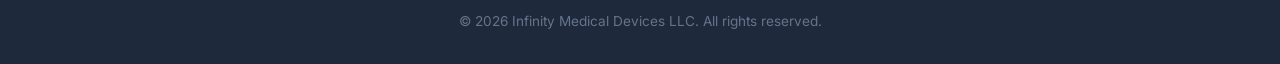
<file: order/index.html>
<!DOCTYPE html>
<html lang="en">
<head>
  <meta charset="UTF-8">
  <meta name="viewport" content="width=device-width, initial-scale=1.0">
  <title>Order | Get Started with Infinity Stim</title>
  <meta name="description" content="Order the Infinity Stim portable electrostimulation device. Contact us for individual or practice pricing on MICRO, TENS, and NMES therapy.">
  <meta property="og:title" content="Order Infinity Stim">
  <meta property="og:description" content="Get started with the Infinity Stim portable electrostimulation device.">
  <meta property="og:type" content="website">
  <meta property="og:url" content="https://www.infinitystim.com/order/">
  <meta property="og:image" content="https://www.infinitystim.com/images/product-device.jpg">
  <meta name="twitter:card" content="summary_large_image">
  <meta name="twitter:title" content="Order Infinity Stim">
  <meta name="twitter:description" content="Contact us to order the Infinity Stim device.">
  <link rel="canonical" href="https://www.infinitystim.com/order/">
  <link rel="stylesheet" href="/css/style.css">
  <script type="application/ld+json">
  {"@context":"https://schema.org","@type":"BreadcrumbList","itemListElement":[{"@type":"ListItem","position":1,"name":"Home","item":"https://www.infinitystim.com/"},{"@type":"ListItem","position":2,"name":"Order","item":"https://www.infinitystim.com/order/"}]}
  </script>
</head>
<body>
  <nav class="nav"><div class="container"><a href="/" class="nav-logo">Infinity<span>Stim</span></a><ul class="nav-links"><li><a href="/">Home</a></li><li><a href="/product/">Product</a></li><li><a href="/therapy-modes/">Therapy Modes</a></li><li><a href="/clinical/">Clinical</a></li><li><a href="/providers/">Providers</a></li><li><a href="/order/" class="active">Order</a></li><li><a href="/support/">Support</a></li><li><a href="/about/">About</a></li><li><a href="/contact/">Contact</a></li><li><a href="/blog/">Blog</a></li></ul><button class="nav-toggle" aria-label="Toggle navigation"><span></span><span></span><span></span></button></div></nav>

  <div class="breadcrumb"><div class="container"><a href="/">Home</a> <span>/</span> Order</div></div>

  <section class="page-hero">
    <div class="container">
      <h1>Order Infinity Stim</h1>
      <p>Get started with advanced portable electrostimulation therapy. Complete the form below and our team will contact you with pricing and availability.</p>
    </div>
  </section>

  <section class="section">
    <div class="container">
      <div class="two-col">
        <div class="form-card fade-in">
          <form action="#" method="POST">
            <div class="form-group">
              <label for="name">Full Name</label>
              <input type="text" id="name" name="name" placeholder="Your full name" required>
            </div>
            <div class="form-group">
              <label for="email">Email Address</label>
              <input type="email" id="email" name="email" placeholder="you@example.com" required>
            </div>
            <div class="form-group">
              <label for="phone">Phone Number</label>
              <input type="tel" id="phone" name="phone" placeholder="(555) 123-4567">
            </div>
            <div class="form-group">
              <label for="type">Order Type</label>
              <select id="type" name="type">
                <option value="individual">Individual / Patient</option>
                <option value="provider">Healthcare Provider</option>
                <option value="practice">Practice / Multi-Unit</option>
                <option value="distributor">Distributor Inquiry</option>
              </select>
            </div>
            <div class="form-group">
              <label for="quantity">Estimated Quantity</label>
              <select id="quantity" name="quantity">
                <option value="1">1 Unit</option>
                <option value="2-5">2-5 Units</option>
                <option value="6-10">6-10 Units</option>
                <option value="10+">10+ Units</option>
              </select>
            </div>
            <div class="form-group">
              <label for="message">Additional Information</label>
              <textarea id="message" name="message" placeholder="Tell us about your needs..."></textarea>
            </div>
            <button type="submit" class="btn btn-primary" style="width:100%;justify-content:center;">Submit Order Inquiry</button>
          </form>
        </div>
        <div class="fade-in">
          <div class="content-block">
            <h3>Contact Us Directly</h3>
            <div class="contact-info-item">
              <h4>Email</h4>
              <p><a href="mailto:orders@infinitystim.com">orders@infinitystim.com</a></p>
            </div>
            <div class="contact-info-item">
              <h4>Phone</h4>
              <p><a href="tel:+18005551234">(800) 555-1234</a></p>
            </div>
          </div>
          <div class="content-block">
            <h3>What to Expect</h3>
            <ul>
              <li>Our team will respond within one business day</li>
              <li>Custom pricing for volume and practice orders</li>
              <li>Complimentary clinical training for providers</li>
              <li>Ongoing electrode and accessory supply programs</li>
            </ul>
          </div>
        </div>
      </div>
    </div>
  </section>

  <footer class="footer"><div class="container"><div class="footer-grid"><div class="footer-brand"><a href="/" class="nav-logo">Infinity<span>Stim</span></a><p>Advanced portable electrostimulation by Infinity Medical Devices LLC. Three therapy modes for professional and home use.</p></div><div><h4>Product</h4><ul><li><a href="/product/">Overview</a></li><li><a href="/therapy-modes/">Therapy Modes</a></li><li><a href="/clinical/">Clinical Applications</a></li></ul></div><div><h4>Company</h4><ul><li><a href="/about/">About Us</a></li><li><a href="/providers/">For Providers</a></li><li><a href="/blog/">Blog</a></li></ul></div><div><h4>Support</h4><ul><li><a href="/support/">Help Center</a></li><li><a href="/contact/">Contact Us</a></li><li><a href="/order/">Order</a></li></ul></div></div><div class="footer-bottom"><p>&copy; 2026 Infinity Medical Devices LLC. All rights reserved.</p></div></div></footer>
  <script src="/js/main.js"></script>
</body>
</html>
</file>
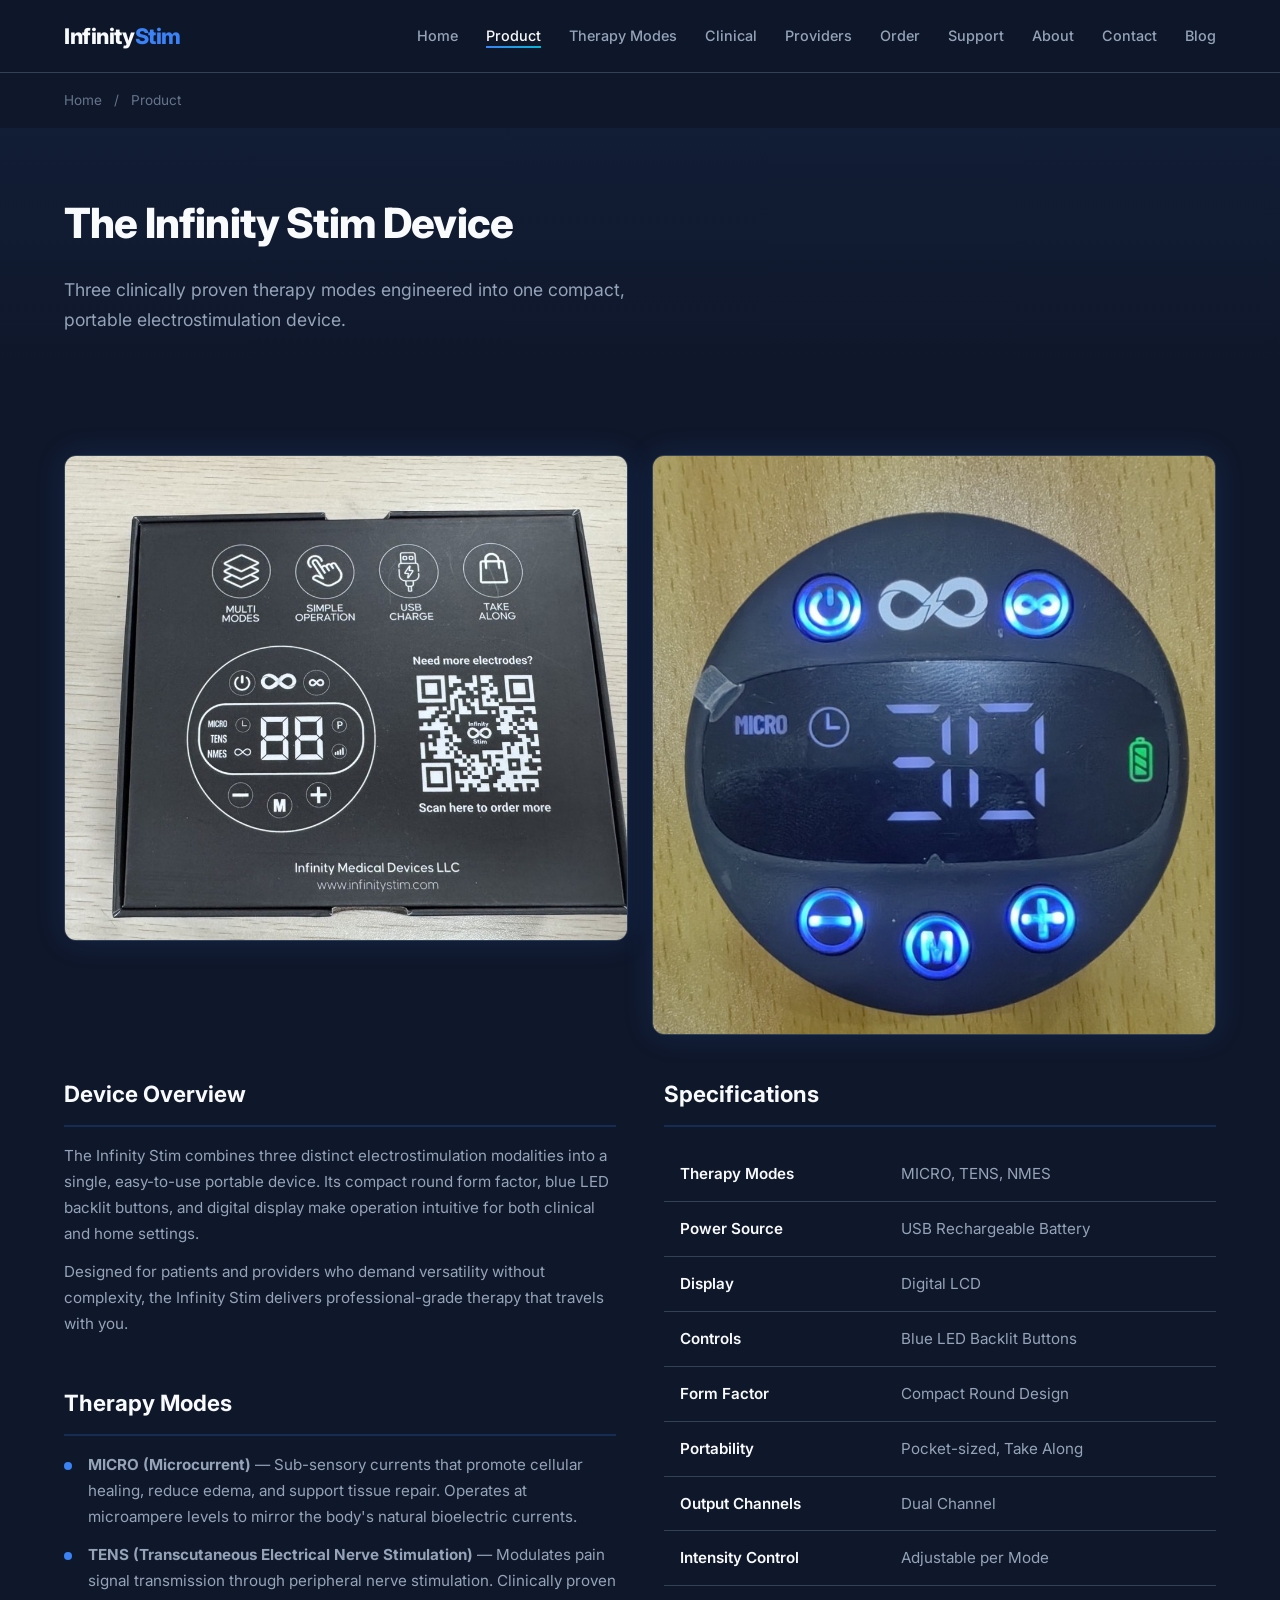
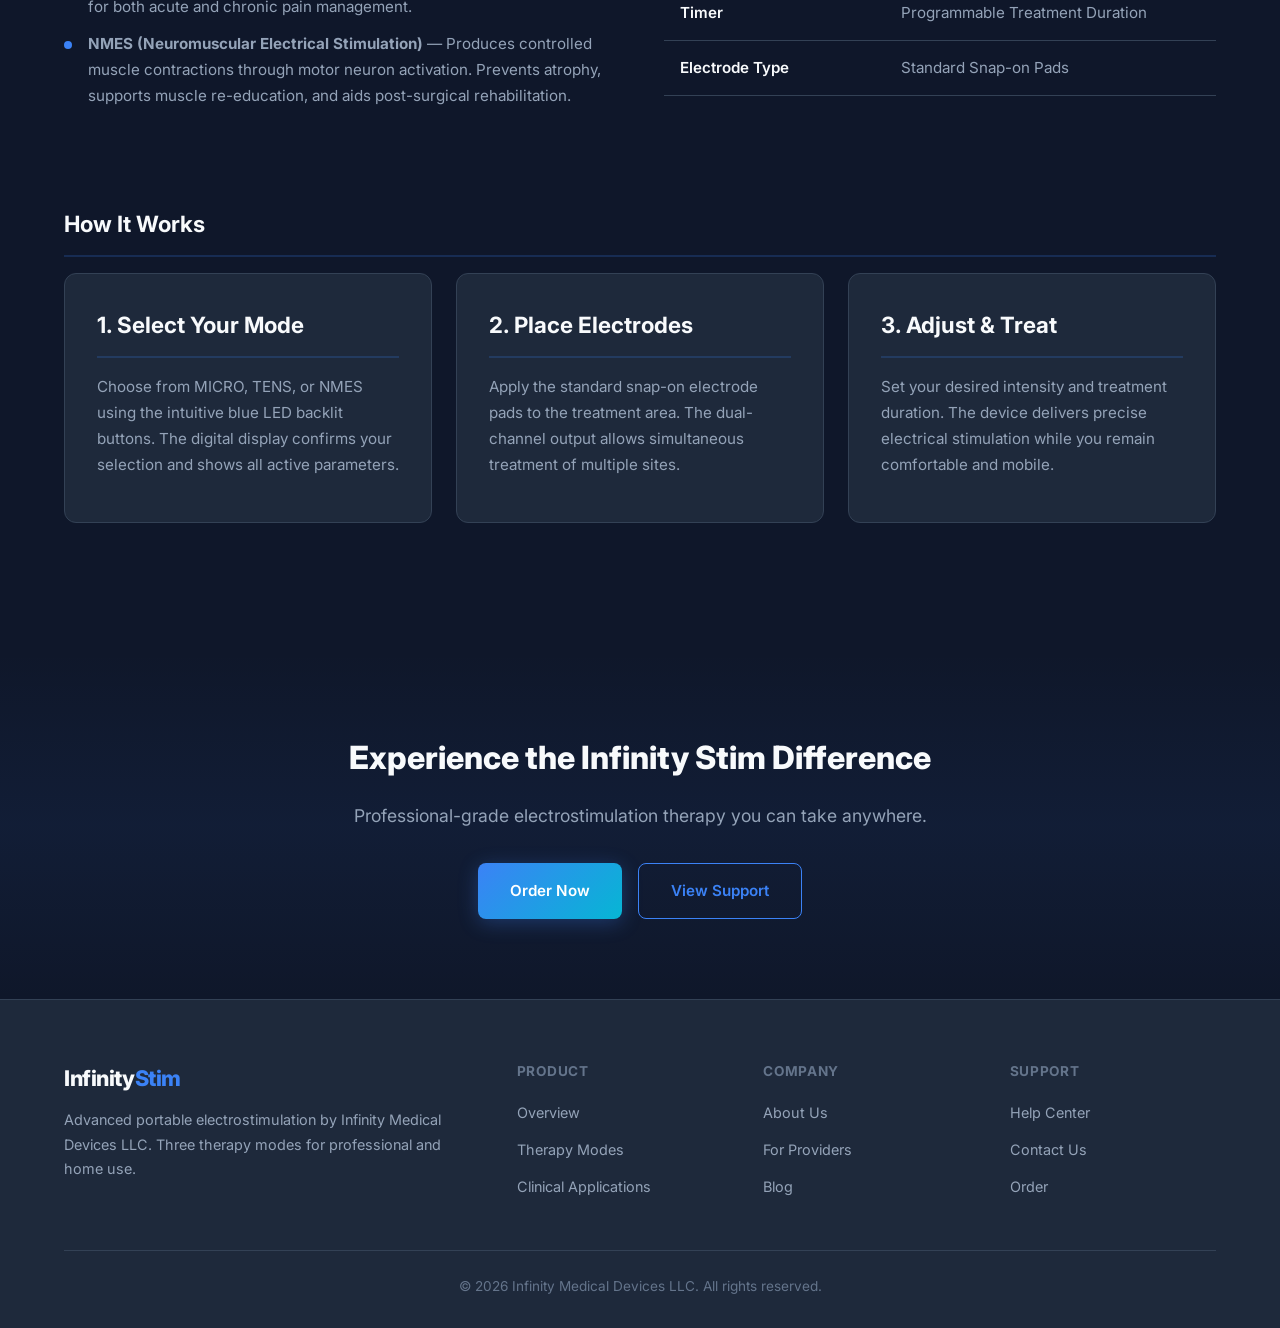
<file: product/index.html>
<!DOCTYPE html>
<html lang="en">
<head>
  <meta charset="UTF-8">
  <meta name="viewport" content="width=device-width, initial-scale=1.0">
  <title>Product | Infinity Stim Portable Electrostimulation Device</title>
  <meta name="description" content="Explore the Infinity Stim device featuring MICRO, TENS, and NMES modes. USB rechargeable, compact design with blue LED display and digital controls.">
  <meta property="og:title" content="Infinity Stim Product Details">
  <meta property="og:description" content="Three therapy modes, USB rechargeable, compact portable design. Full specifications and features.">
  <meta property="og:type" content="product">
  <meta property="og:url" content="https://www.infinitystim.com/product/">
  <meta property="og:image" content="https://www.infinitystim.com/images/product-device.jpg">
  <meta name="twitter:card" content="summary_large_image">
  <meta name="twitter:title" content="Infinity Stim Product Details">
  <meta name="twitter:description" content="Three therapy modes, USB rechargeable, compact portable design.">
  <link rel="canonical" href="https://www.infinitystim.com/product/">
  <link rel="stylesheet" href="/css/style.css">
  <script type="application/ld+json">
  {
    "@context": "https://schema.org",
    "@type": "Product",
    "name": "Infinity Stim",
    "description": "Portable electrostimulation device with MICRO, TENS, and NMES therapy modes. USB rechargeable with compact design.",
    "image": "https://www.infinitystim.com/images/product-device.jpg",
    "brand": {
      "@type": "Brand",
      "name": "Infinity Stim"
    },
    "manufacturer": {
      "@type": "Organization",
      "name": "Infinity Medical Devices LLC"
    },
    "category": "Medical Devices"
  }
  </script>
  <script type="application/ld+json">
  {
    "@context": "https://schema.org",
    "@type": "BreadcrumbList",
    "itemListElement": [
      {"@type": "ListItem", "position": 1, "name": "Home", "item": "https://www.infinitystim.com/"},
      {"@type": "ListItem", "position": 2, "name": "Product", "item": "https://www.infinitystim.com/product/"}
    ]
  }
  </script>
</head>
<body>
  <nav class="nav">
    <div class="container">
      <a href="/" class="nav-logo">Infinity<span>Stim</span></a>
      <ul class="nav-links">
        <li><a href="/">Home</a></li>
        <li><a href="/product/" class="active">Product</a></li>
        <li><a href="/therapy-modes/">Therapy Modes</a></li>
        <li><a href="/clinical/">Clinical</a></li>
        <li><a href="/providers/">Providers</a></li>
        <li><a href="/order/">Order</a></li>
        <li><a href="/support/">Support</a></li>
        <li><a href="/about/">About</a></li>
        <li><a href="/contact/">Contact</a></li>
        <li><a href="/blog/">Blog</a></li>
      </ul>
      <button class="nav-toggle" aria-label="Toggle navigation">
        <span></span><span></span><span></span>
      </button>
    </div>
  </nav>

  <div class="breadcrumb"><div class="container"><a href="/">Home</a> <span>/</span> Product</div></div>

  <section class="page-hero">
    <div class="container">
      <h1>The Infinity Stim Device</h1>
      <p>Three clinically proven therapy modes engineered into one compact, portable electrostimulation device.</p>
    </div>
  </section>

  <section class="section">
    <div class="container">
      <div class="product-gallery fade-in">
        <img src="/images/product-box.jpg" alt="Infinity Stim product packaging and accessories">
        <img src="/images/product-device.jpg" alt="Infinity Stim device with blue LED backlit display">
      </div>

      <div class="two-col">
        <div class="fade-in">
          <div class="content-block">
            <h3>Device Overview</h3>
            <p>The Infinity Stim combines three distinct electrostimulation modalities into a single, easy-to-use portable device. Its compact round form factor, blue LED backlit buttons, and digital display make operation intuitive for both clinical and home settings.</p>
            <p>Designed for patients and providers who demand versatility without complexity, the Infinity Stim delivers professional-grade therapy that travels with you.</p>
          </div>

          <div class="content-block">
            <h3>Therapy Modes</h3>
            <ul>
              <li><strong>MICRO (Microcurrent)</strong> &mdash; Sub-sensory currents that promote cellular healing, reduce edema, and support tissue repair. Operates at microampere levels to mirror the body's natural bioelectric currents.</li>
              <li><strong>TENS (Transcutaneous Electrical Nerve Stimulation)</strong> &mdash; Modulates pain signal transmission through peripheral nerve stimulation. Clinically proven for both acute and chronic pain management.</li>
              <li><strong>NMES (Neuromuscular Electrical Stimulation)</strong> &mdash; Produces controlled muscle contractions through motor neuron activation. Prevents atrophy, supports muscle re-education, and aids post-surgical rehabilitation.</li>
            </ul>
          </div>
        </div>

        <div class="fade-in">
          <div class="content-block">
            <h3>Specifications</h3>
            <table class="specs-table">
              <tr><td>Therapy Modes</td><td>MICRO, TENS, NMES</td></tr>
              <tr><td>Power Source</td><td>USB Rechargeable Battery</td></tr>
              <tr><td>Display</td><td>Digital LCD</td></tr>
              <tr><td>Controls</td><td>Blue LED Backlit Buttons</td></tr>
              <tr><td>Form Factor</td><td>Compact Round Design</td></tr>
              <tr><td>Portability</td><td>Pocket-sized, Take Along</td></tr>
              <tr><td>Output Channels</td><td>Dual Channel</td></tr>
              <tr><td>Intensity Control</td><td>Adjustable per Mode</td></tr>
              <tr><td>Timer</td><td>Programmable Treatment Duration</td></tr>
              <tr><td>Electrode Type</td><td>Standard Snap-on Pads</td></tr>
            </table>
          </div>
        </div>
      </div>

      <div class="content-block fade-in" style="margin-top:48px;">
        <h3>How It Works</h3>
        <div class="card-grid">
          <div class="card">
            <h3>1. Select Your Mode</h3>
            <p>Choose from MICRO, TENS, or NMES using the intuitive blue LED backlit buttons. The digital display confirms your selection and shows all active parameters.</p>
          </div>
          <div class="card">
            <h3>2. Place Electrodes</h3>
            <p>Apply the standard snap-on electrode pads to the treatment area. The dual-channel output allows simultaneous treatment of multiple sites.</p>
          </div>
          <div class="card">
            <h3>3. Adjust &amp; Treat</h3>
            <p>Set your desired intensity and treatment duration. The device delivers precise electrical stimulation while you remain comfortable and mobile.</p>
          </div>
        </div>
      </div>
    </div>
  </section>

  <section class="cta">
    <div class="container fade-in">
      <h2>Experience the Infinity Stim Difference</h2>
      <p>Professional-grade electrostimulation therapy you can take anywhere.</p>
      <div class="btn-group" style="justify-content:center;">
        <a href="/order/" class="btn btn-primary">Order Now</a>
        <a href="/support/" class="btn btn-outline">View Support</a>
      </div>
    </div>
  </section>

  <footer class="footer">
    <div class="container">
      <div class="footer-grid">
        <div class="footer-brand">
          <a href="/" class="nav-logo">Infinity<span>Stim</span></a>
          <p>Advanced portable electrostimulation by Infinity Medical Devices LLC. Three therapy modes for professional and home use.</p>
        </div>
        <div>
          <h4>Product</h4>
          <ul>
            <li><a href="/product/">Overview</a></li>
            <li><a href="/therapy-modes/">Therapy Modes</a></li>
            <li><a href="/clinical/">Clinical Applications</a></li>
          </ul>
        </div>
        <div>
          <h4>Company</h4>
          <ul>
            <li><a href="/about/">About Us</a></li>
            <li><a href="/providers/">For Providers</a></li>
            <li><a href="/blog/">Blog</a></li>
          </ul>
        </div>
        <div>
          <h4>Support</h4>
          <ul>
            <li><a href="/support/">Help Center</a></li>
            <li><a href="/contact/">Contact Us</a></li>
            <li><a href="/order/">Order</a></li>
          </ul>
        </div>
      </div>
      <div class="footer-bottom">
        <p>&copy; 2026 Infinity Medical Devices LLC. All rights reserved.</p>
      </div>
    </div>
  </footer>
  <script src="/js/main.js"></script>
</body>
</html>
</file>
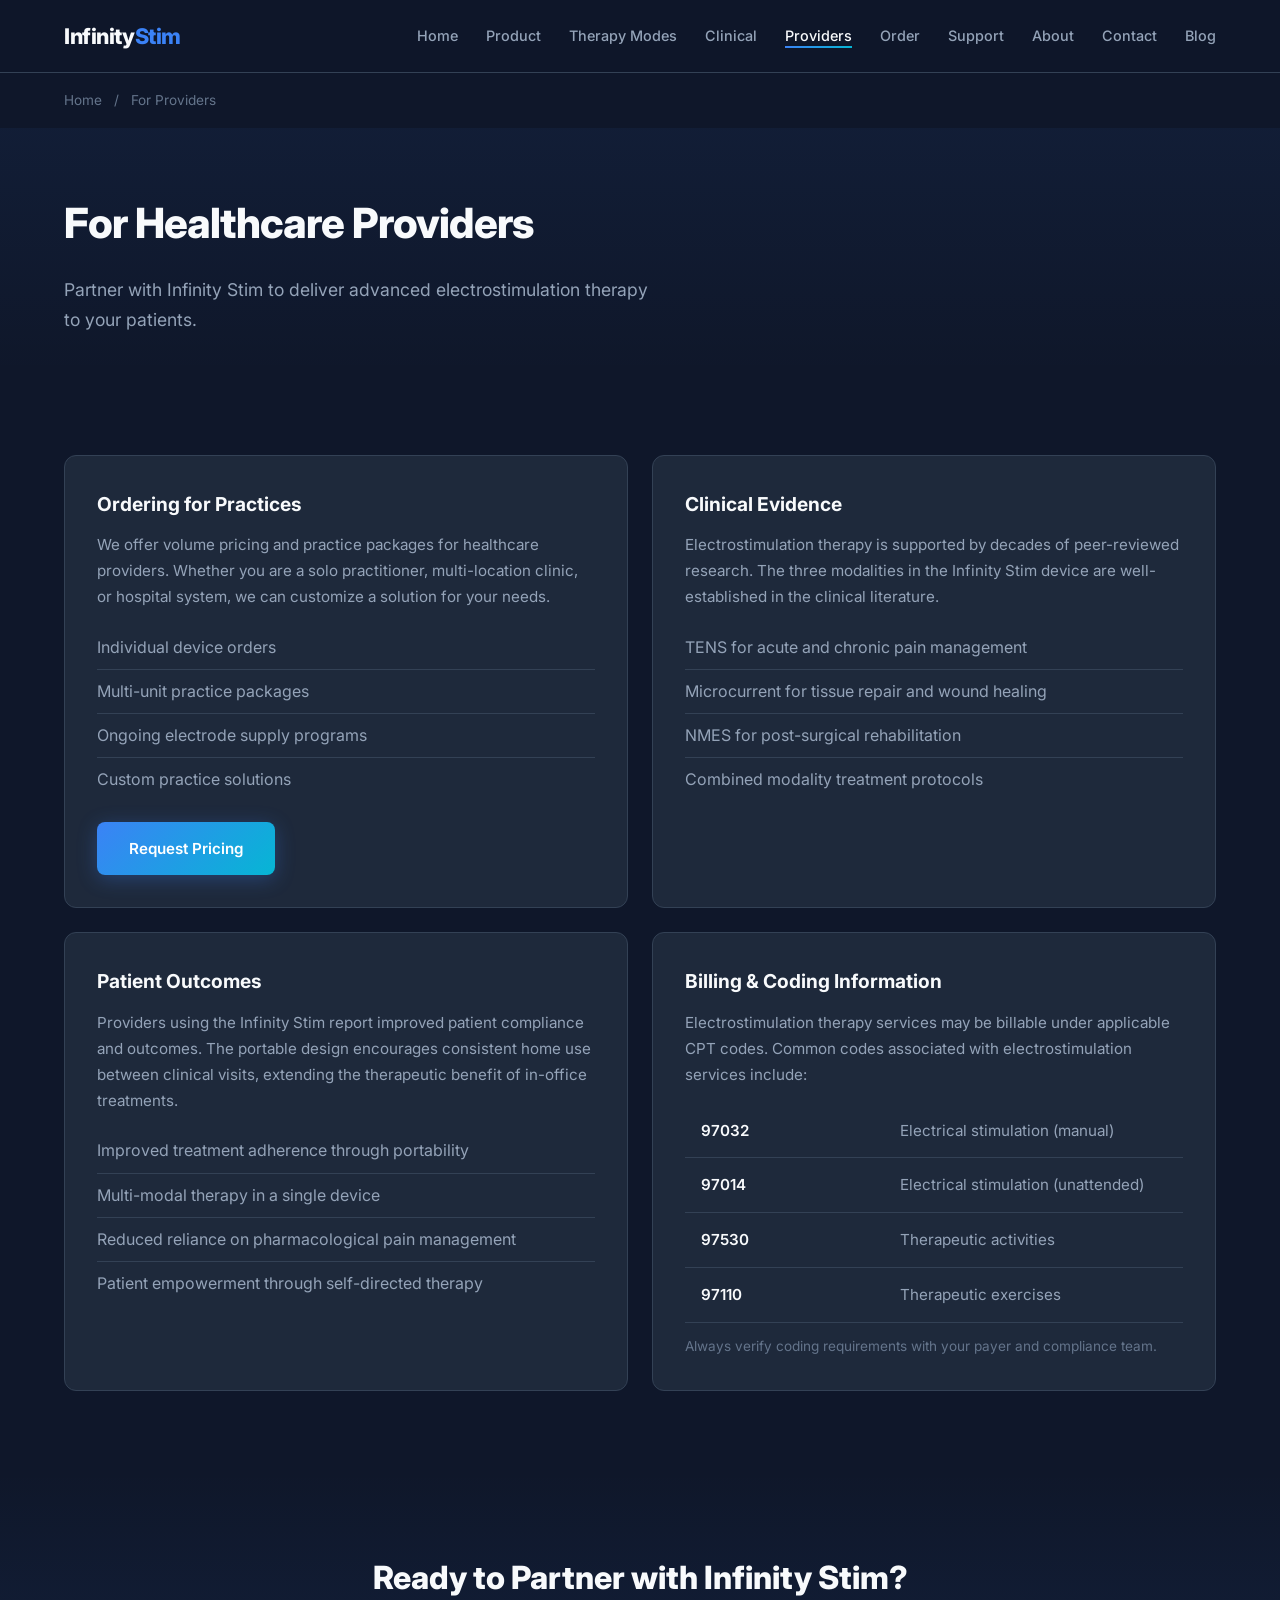
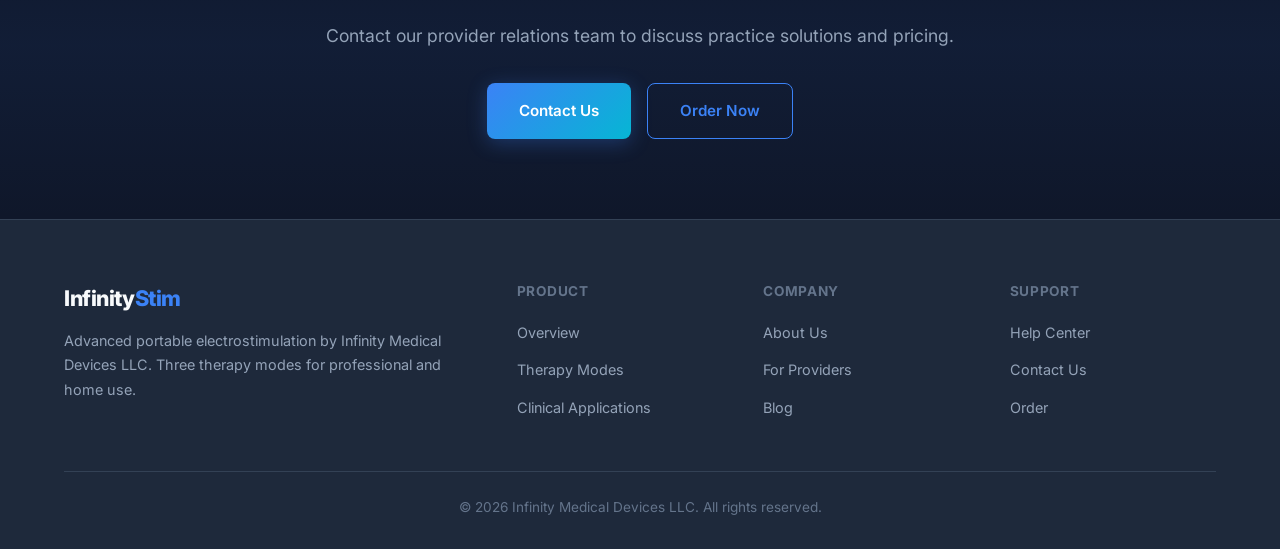
<file: providers/index.html>
<!DOCTYPE html>
<html lang="en">
<head>
  <meta charset="UTF-8">
  <meta name="viewport" content="width=device-width, initial-scale=1.0">
  <title>For Healthcare Providers | Infinity Stim</title>
  <meta name="description" content="Healthcare provider resources for the Infinity Stim device. Clinical evidence, ordering for practices, patient outcomes, and billing information.">
  <meta property="og:title" content="Infinity Stim for Healthcare Providers">
  <meta property="og:description" content="Provider ordering, clinical evidence, billing codes, and patient outcome data for Infinity Stim.">
  <meta property="og:type" content="website">
  <meta property="og:url" content="https://www.infinitystim.com/providers/">
  <meta property="og:image" content="https://www.infinitystim.com/images/product-device.jpg">
  <meta name="twitter:card" content="summary_large_image">
  <meta name="twitter:title" content="Infinity Stim for Healthcare Providers">
  <meta name="twitter:description" content="Clinical resources and ordering for healthcare practices.">
  <link rel="canonical" href="https://www.infinitystim.com/providers/">
  <link rel="stylesheet" href="/css/style.css">
  <script type="application/ld+json">
  {"@context":"https://schema.org","@type":"BreadcrumbList","itemListElement":[{"@type":"ListItem","position":1,"name":"Home","item":"https://www.infinitystim.com/"},{"@type":"ListItem","position":2,"name":"For Providers","item":"https://www.infinitystim.com/providers/"}]}
  </script>
</head>
<body>
  <nav class="nav"><div class="container"><a href="/" class="nav-logo">Infinity<span>Stim</span></a><ul class="nav-links"><li><a href="/">Home</a></li><li><a href="/product/">Product</a></li><li><a href="/therapy-modes/">Therapy Modes</a></li><li><a href="/clinical/">Clinical</a></li><li><a href="/providers/" class="active">Providers</a></li><li><a href="/order/">Order</a></li><li><a href="/support/">Support</a></li><li><a href="/about/">About</a></li><li><a href="/contact/">Contact</a></li><li><a href="/blog/">Blog</a></li></ul><button class="nav-toggle" aria-label="Toggle navigation"><span></span><span></span><span></span></button></div></nav>

  <div class="breadcrumb"><div class="container"><a href="/">Home</a> <span>/</span> For Providers</div></div>

  <section class="page-hero">
    <div class="container">
      <h1>For Healthcare Providers</h1>
      <p>Partner with Infinity Stim to deliver advanced electrostimulation therapy to your patients.</p>
    </div>
  </section>

  <section class="section">
    <div class="container">
      <div class="card-grid card-grid-2">
        <div class="card fade-in">
          <h3>Ordering for Practices</h3>
          <p>We offer volume pricing and practice packages for healthcare providers. Whether you are a solo practitioner, multi-location clinic, or hospital system, we can customize a solution for your needs.</p>
          <ul style="list-style:none;padding:0;margin-top:16px;">
            <li style="padding:8px 0;color:var(--text-secondary);border-bottom:1px solid var(--border-color);">Individual device orders</li>
            <li style="padding:8px 0;color:var(--text-secondary);border-bottom:1px solid var(--border-color);">Multi-unit practice packages</li>
            <li style="padding:8px 0;color:var(--text-secondary);border-bottom:1px solid var(--border-color);">Ongoing electrode supply programs</li>
            <li style="padding:8px 0;color:var(--text-secondary);">Custom practice solutions</li>
          </ul>
          <a href="/order/" class="btn btn-primary" style="margin-top:20px;">Request Pricing</a>
        </div>
        <div class="card fade-in">
          <h3>Clinical Evidence</h3>
          <p>Electrostimulation therapy is supported by decades of peer-reviewed research. The three modalities in the Infinity Stim device are well-established in the clinical literature.</p>
          <ul style="list-style:none;padding:0;margin-top:16px;">
            <li style="padding:8px 0;color:var(--text-secondary);border-bottom:1px solid var(--border-color);">TENS for acute and chronic pain management</li>
            <li style="padding:8px 0;color:var(--text-secondary);border-bottom:1px solid var(--border-color);">Microcurrent for tissue repair and wound healing</li>
            <li style="padding:8px 0;color:var(--text-secondary);border-bottom:1px solid var(--border-color);">NMES for post-surgical rehabilitation</li>
            <li style="padding:8px 0;color:var(--text-secondary);">Combined modality treatment protocols</li>
          </ul>
        </div>
        <div class="card fade-in">
          <h3>Patient Outcomes</h3>
          <p>Providers using the Infinity Stim report improved patient compliance and outcomes. The portable design encourages consistent home use between clinical visits, extending the therapeutic benefit of in-office treatments.</p>
          <ul style="list-style:none;padding:0;margin-top:16px;">
            <li style="padding:8px 0;color:var(--text-secondary);border-bottom:1px solid var(--border-color);">Improved treatment adherence through portability</li>
            <li style="padding:8px 0;color:var(--text-secondary);border-bottom:1px solid var(--border-color);">Multi-modal therapy in a single device</li>
            <li style="padding:8px 0;color:var(--text-secondary);border-bottom:1px solid var(--border-color);">Reduced reliance on pharmacological pain management</li>
            <li style="padding:8px 0;color:var(--text-secondary);">Patient empowerment through self-directed therapy</li>
          </ul>
        </div>
        <div class="card fade-in">
          <h3>Billing &amp; Coding Information</h3>
          <p>Electrostimulation therapy services may be billable under applicable CPT codes. Common codes associated with electrostimulation services include:</p>
          <table class="specs-table" style="margin-top:16px;">
            <tr><td>97032</td><td>Electrical stimulation (manual)</td></tr>
            <tr><td>97014</td><td>Electrical stimulation (unattended)</td></tr>
            <tr><td>97530</td><td>Therapeutic activities</td></tr>
            <tr><td>97110</td><td>Therapeutic exercises</td></tr>
          </table>
          <p style="margin-top:12px;font-size:0.85rem;color:var(--text-muted);">Always verify coding requirements with your payer and compliance team.</p>
        </div>
      </div>
    </div>
  </section>

  <section class="cta">
    <div class="container fade-in">
      <h2>Ready to Partner with Infinity Stim?</h2>
      <p>Contact our provider relations team to discuss practice solutions and pricing.</p>
      <div class="btn-group" style="justify-content:center;">
        <a href="/contact/" class="btn btn-primary">Contact Us</a>
        <a href="/order/" class="btn btn-outline">Order Now</a>
      </div>
    </div>
  </section>

  <footer class="footer"><div class="container"><div class="footer-grid"><div class="footer-brand"><a href="/" class="nav-logo">Infinity<span>Stim</span></a><p>Advanced portable electrostimulation by Infinity Medical Devices LLC. Three therapy modes for professional and home use.</p></div><div><h4>Product</h4><ul><li><a href="/product/">Overview</a></li><li><a href="/therapy-modes/">Therapy Modes</a></li><li><a href="/clinical/">Clinical Applications</a></li></ul></div><div><h4>Company</h4><ul><li><a href="/about/">About Us</a></li><li><a href="/providers/">For Providers</a></li><li><a href="/blog/">Blog</a></li></ul></div><div><h4>Support</h4><ul><li><a href="/support/">Help Center</a></li><li><a href="/contact/">Contact Us</a></li><li><a href="/order/">Order</a></li></ul></div></div><div class="footer-bottom"><p>&copy; 2026 Infinity Medical Devices LLC. All rights reserved.</p></div></div></footer>
  <script src="/js/main.js"></script>
</body>
</html>
</file>
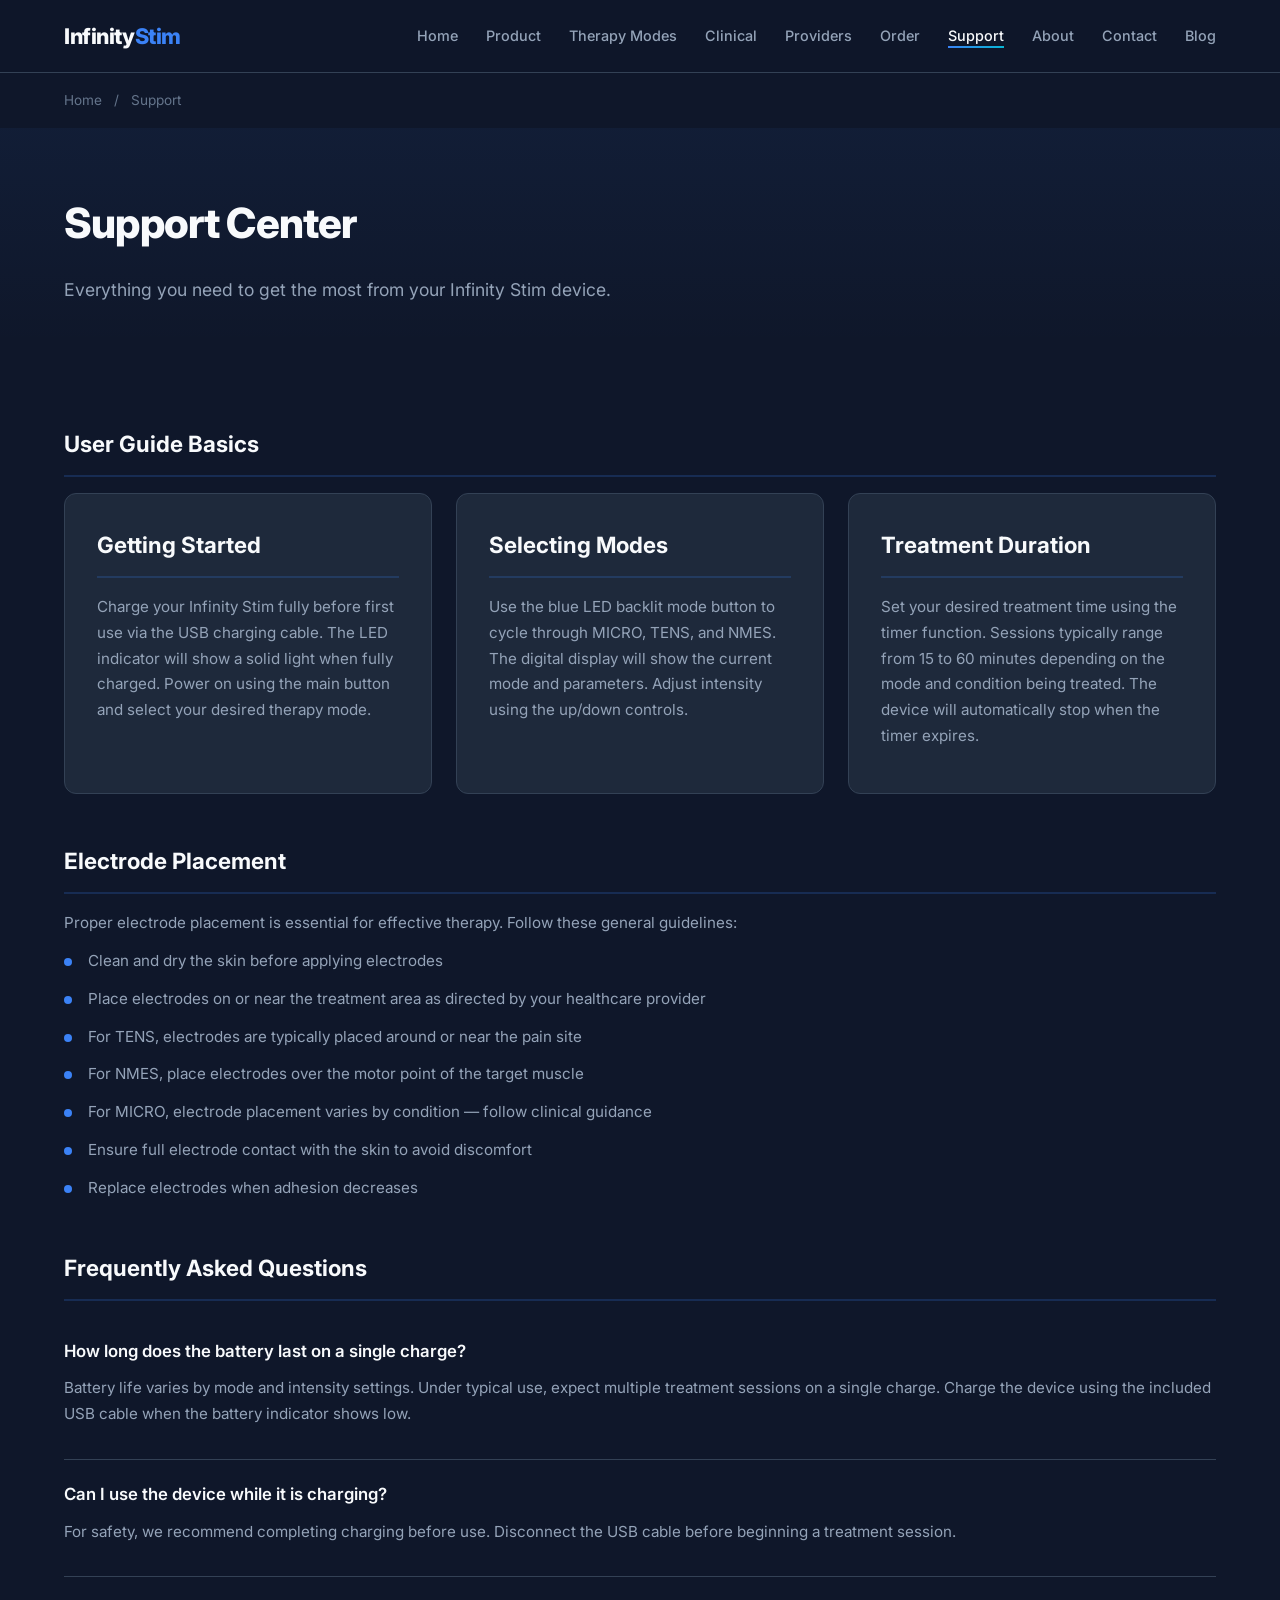
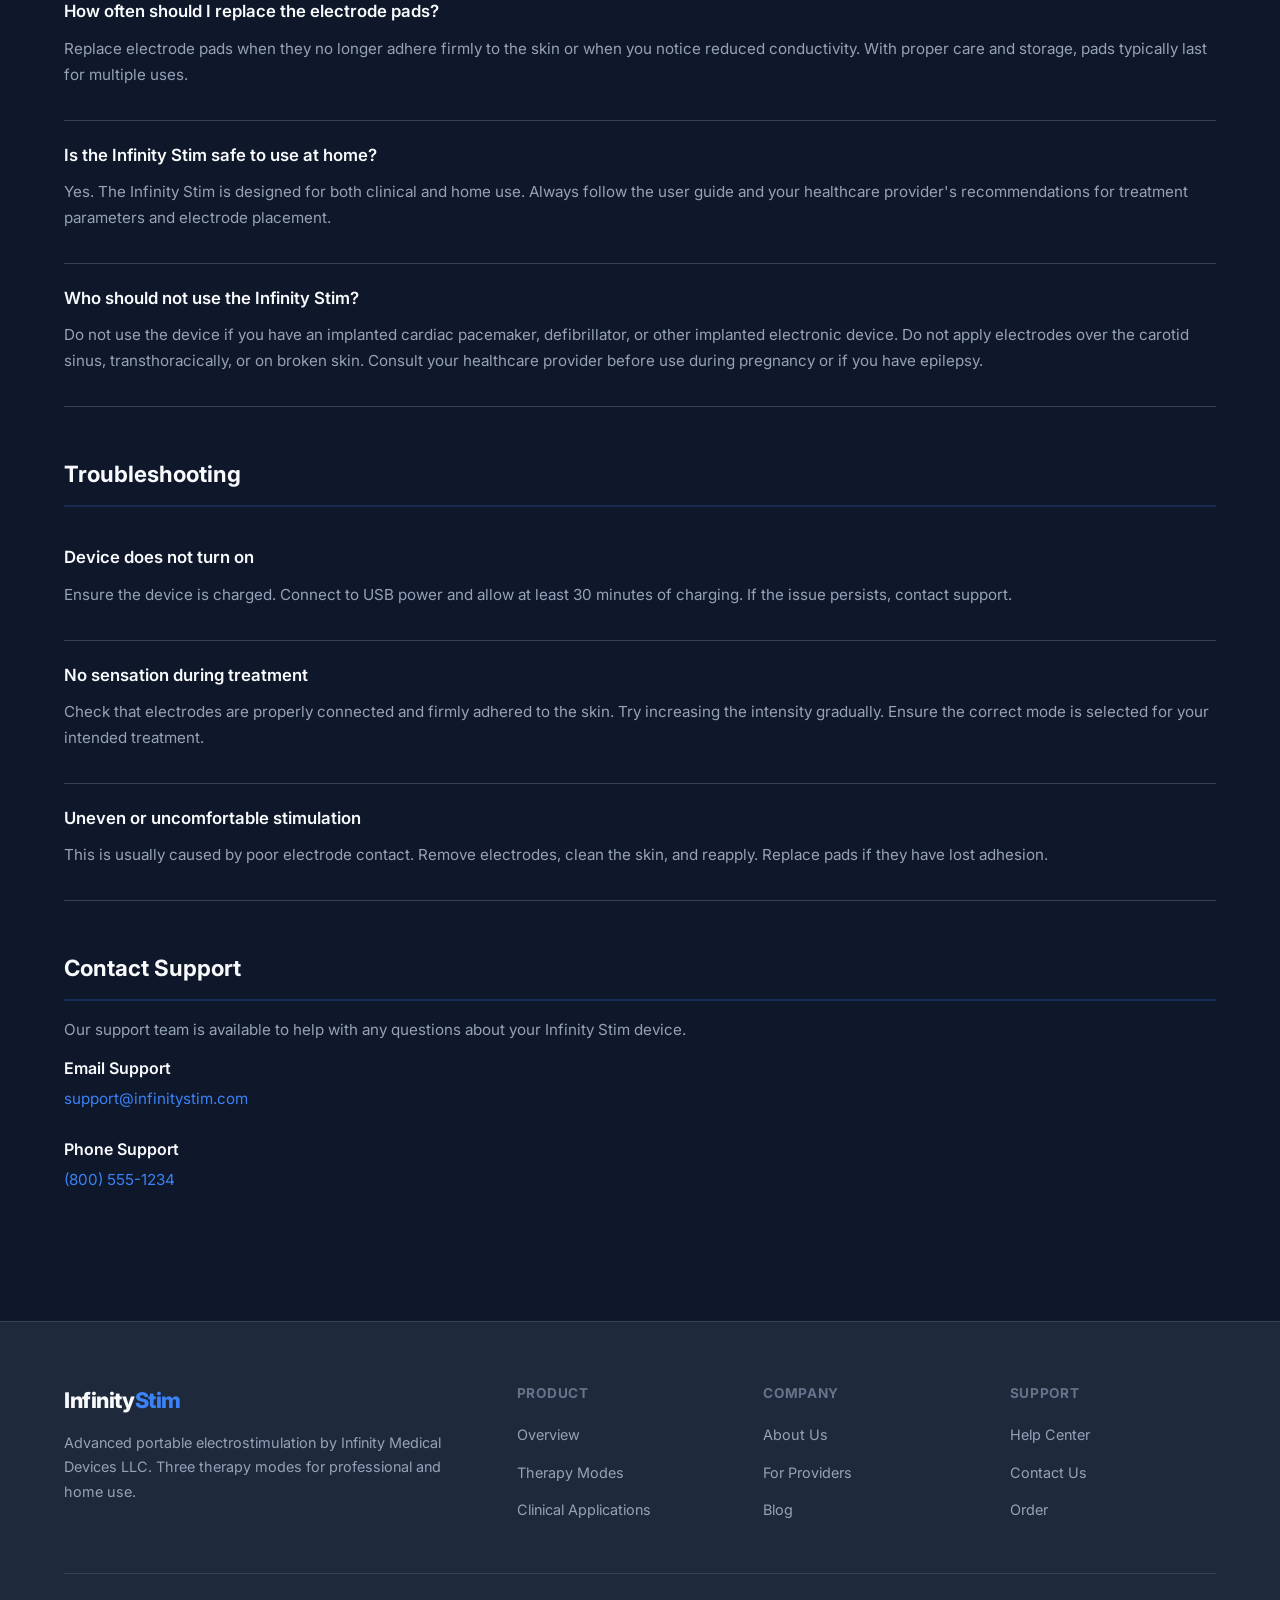
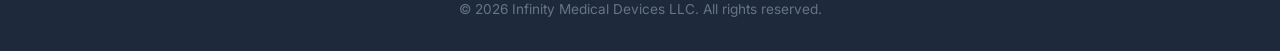
<file: support/index.html>
<!DOCTYPE html>
<html lang="en">
<head>
  <meta charset="UTF-8">
  <meta name="viewport" content="width=device-width, initial-scale=1.0">
  <title>Support | Infinity Stim Help Center</title>
  <meta name="description" content="Infinity Stim support: user guide, electrode placement, FAQ, troubleshooting, and contact support for your electrostimulation device.">
  <meta property="og:title" content="Infinity Stim Support Center">
  <meta property="og:description" content="User guides, FAQ, troubleshooting, and support resources for your Infinity Stim device.">
  <meta property="og:type" content="website">
  <meta property="og:url" content="https://www.infinitystim.com/support/">
  <meta property="og:image" content="https://www.infinitystim.com/images/product-device.jpg">
  <meta name="twitter:card" content="summary_large_image">
  <meta name="twitter:title" content="Infinity Stim Support">
  <meta name="twitter:description" content="Help center for Infinity Stim device users.">
  <link rel="canonical" href="https://www.infinitystim.com/support/">
  <link rel="stylesheet" href="/css/style.css">
  <script type="application/ld+json">
  {"@context":"https://schema.org","@type":"BreadcrumbList","itemListElement":[{"@type":"ListItem","position":1,"name":"Home","item":"https://www.infinitystim.com/"},{"@type":"ListItem","position":2,"name":"Support","item":"https://www.infinitystim.com/support/"}]}
  </script>
</head>
<body>
  <nav class="nav"><div class="container"><a href="/" class="nav-logo">Infinity<span>Stim</span></a><ul class="nav-links"><li><a href="/">Home</a></li><li><a href="/product/">Product</a></li><li><a href="/therapy-modes/">Therapy Modes</a></li><li><a href="/clinical/">Clinical</a></li><li><a href="/providers/">Providers</a></li><li><a href="/order/">Order</a></li><li><a href="/support/" class="active">Support</a></li><li><a href="/about/">About</a></li><li><a href="/contact/">Contact</a></li><li><a href="/blog/">Blog</a></li></ul><button class="nav-toggle" aria-label="Toggle navigation"><span></span><span></span><span></span></button></div></nav>

  <div class="breadcrumb"><div class="container"><a href="/">Home</a> <span>/</span> Support</div></div>

  <section class="page-hero">
    <div class="container">
      <h1>Support Center</h1>
      <p>Everything you need to get the most from your Infinity Stim device.</p>
    </div>
  </section>

  <section class="section">
    <div class="container">
      <div class="content-block fade-in">
        <h3>User Guide Basics</h3>
        <div class="card-grid">
          <div class="card">
            <h3>Getting Started</h3>
            <p>Charge your Infinity Stim fully before first use via the USB charging cable. The LED indicator will show a solid light when fully charged. Power on using the main button and select your desired therapy mode.</p>
          </div>
          <div class="card">
            <h3>Selecting Modes</h3>
            <p>Use the blue LED backlit mode button to cycle through MICRO, TENS, and NMES. The digital display will show the current mode and parameters. Adjust intensity using the up/down controls.</p>
          </div>
          <div class="card">
            <h3>Treatment Duration</h3>
            <p>Set your desired treatment time using the timer function. Sessions typically range from 15 to 60 minutes depending on the mode and condition being treated. The device will automatically stop when the timer expires.</p>
          </div>
        </div>
      </div>

      <div class="content-block fade-in">
        <h3>Electrode Placement</h3>
        <p>Proper electrode placement is essential for effective therapy. Follow these general guidelines:</p>
        <ul>
          <li>Clean and dry the skin before applying electrodes</li>
          <li>Place electrodes on or near the treatment area as directed by your healthcare provider</li>
          <li>For TENS, electrodes are typically placed around or near the pain site</li>
          <li>For NMES, place electrodes over the motor point of the target muscle</li>
          <li>For MICRO, electrode placement varies by condition &mdash; follow clinical guidance</li>
          <li>Ensure full electrode contact with the skin to avoid discomfort</li>
          <li>Replace electrodes when adhesion decreases</li>
        </ul>
      </div>

      <div class="content-block fade-in">
        <h3>Frequently Asked Questions</h3>
        <div class="faq-item">
          <h4>How long does the battery last on a single charge?</h4>
          <p>Battery life varies by mode and intensity settings. Under typical use, expect multiple treatment sessions on a single charge. Charge the device using the included USB cable when the battery indicator shows low.</p>
        </div>
        <div class="faq-item">
          <h4>Can I use the device while it is charging?</h4>
          <p>For safety, we recommend completing charging before use. Disconnect the USB cable before beginning a treatment session.</p>
        </div>
        <div class="faq-item">
          <h4>How often should I replace the electrode pads?</h4>
          <p>Replace electrode pads when they no longer adhere firmly to the skin or when you notice reduced conductivity. With proper care and storage, pads typically last for multiple uses.</p>
        </div>
        <div class="faq-item">
          <h4>Is the Infinity Stim safe to use at home?</h4>
          <p>Yes. The Infinity Stim is designed for both clinical and home use. Always follow the user guide and your healthcare provider's recommendations for treatment parameters and electrode placement.</p>
        </div>
        <div class="faq-item">
          <h4>Who should not use the Infinity Stim?</h4>
          <p>Do not use the device if you have an implanted cardiac pacemaker, defibrillator, or other implanted electronic device. Do not apply electrodes over the carotid sinus, transthoracically, or on broken skin. Consult your healthcare provider before use during pregnancy or if you have epilepsy.</p>
        </div>
      </div>

      <div class="content-block fade-in">
        <h3>Troubleshooting</h3>
        <div class="faq-item">
          <h4>Device does not turn on</h4>
          <p>Ensure the device is charged. Connect to USB power and allow at least 30 minutes of charging. If the issue persists, contact support.</p>
        </div>
        <div class="faq-item">
          <h4>No sensation during treatment</h4>
          <p>Check that electrodes are properly connected and firmly adhered to the skin. Try increasing the intensity gradually. Ensure the correct mode is selected for your intended treatment.</p>
        </div>
        <div class="faq-item">
          <h4>Uneven or uncomfortable stimulation</h4>
          <p>This is usually caused by poor electrode contact. Remove electrodes, clean the skin, and reapply. Replace pads if they have lost adhesion.</p>
        </div>
      </div>

      <div class="content-block fade-in">
        <h3>Contact Support</h3>
        <p>Our support team is available to help with any questions about your Infinity Stim device.</p>
        <div class="contact-info-item">
          <h4>Email Support</h4>
          <p><a href="mailto:support@infinitystim.com">support@infinitystim.com</a></p>
        </div>
        <div class="contact-info-item">
          <h4>Phone Support</h4>
          <p><a href="tel:+18005551234">(800) 555-1234</a></p>
        </div>
      </div>
    </div>
  </section>

  <footer class="footer"><div class="container"><div class="footer-grid"><div class="footer-brand"><a href="/" class="nav-logo">Infinity<span>Stim</span></a><p>Advanced portable electrostimulation by Infinity Medical Devices LLC. Three therapy modes for professional and home use.</p></div><div><h4>Product</h4><ul><li><a href="/product/">Overview</a></li><li><a href="/therapy-modes/">Therapy Modes</a></li><li><a href="/clinical/">Clinical Applications</a></li></ul></div><div><h4>Company</h4><ul><li><a href="/about/">About Us</a></li><li><a href="/providers/">For Providers</a></li><li><a href="/blog/">Blog</a></li></ul></div><div><h4>Support</h4><ul><li><a href="/support/">Help Center</a></li><li><a href="/contact/">Contact Us</a></li><li><a href="/order/">Order</a></li></ul></div></div><div class="footer-bottom"><p>&copy; 2026 Infinity Medical Devices LLC. All rights reserved.</p></div></div></footer>
  <script src="/js/main.js"></script>
</body>
</html>
</file>
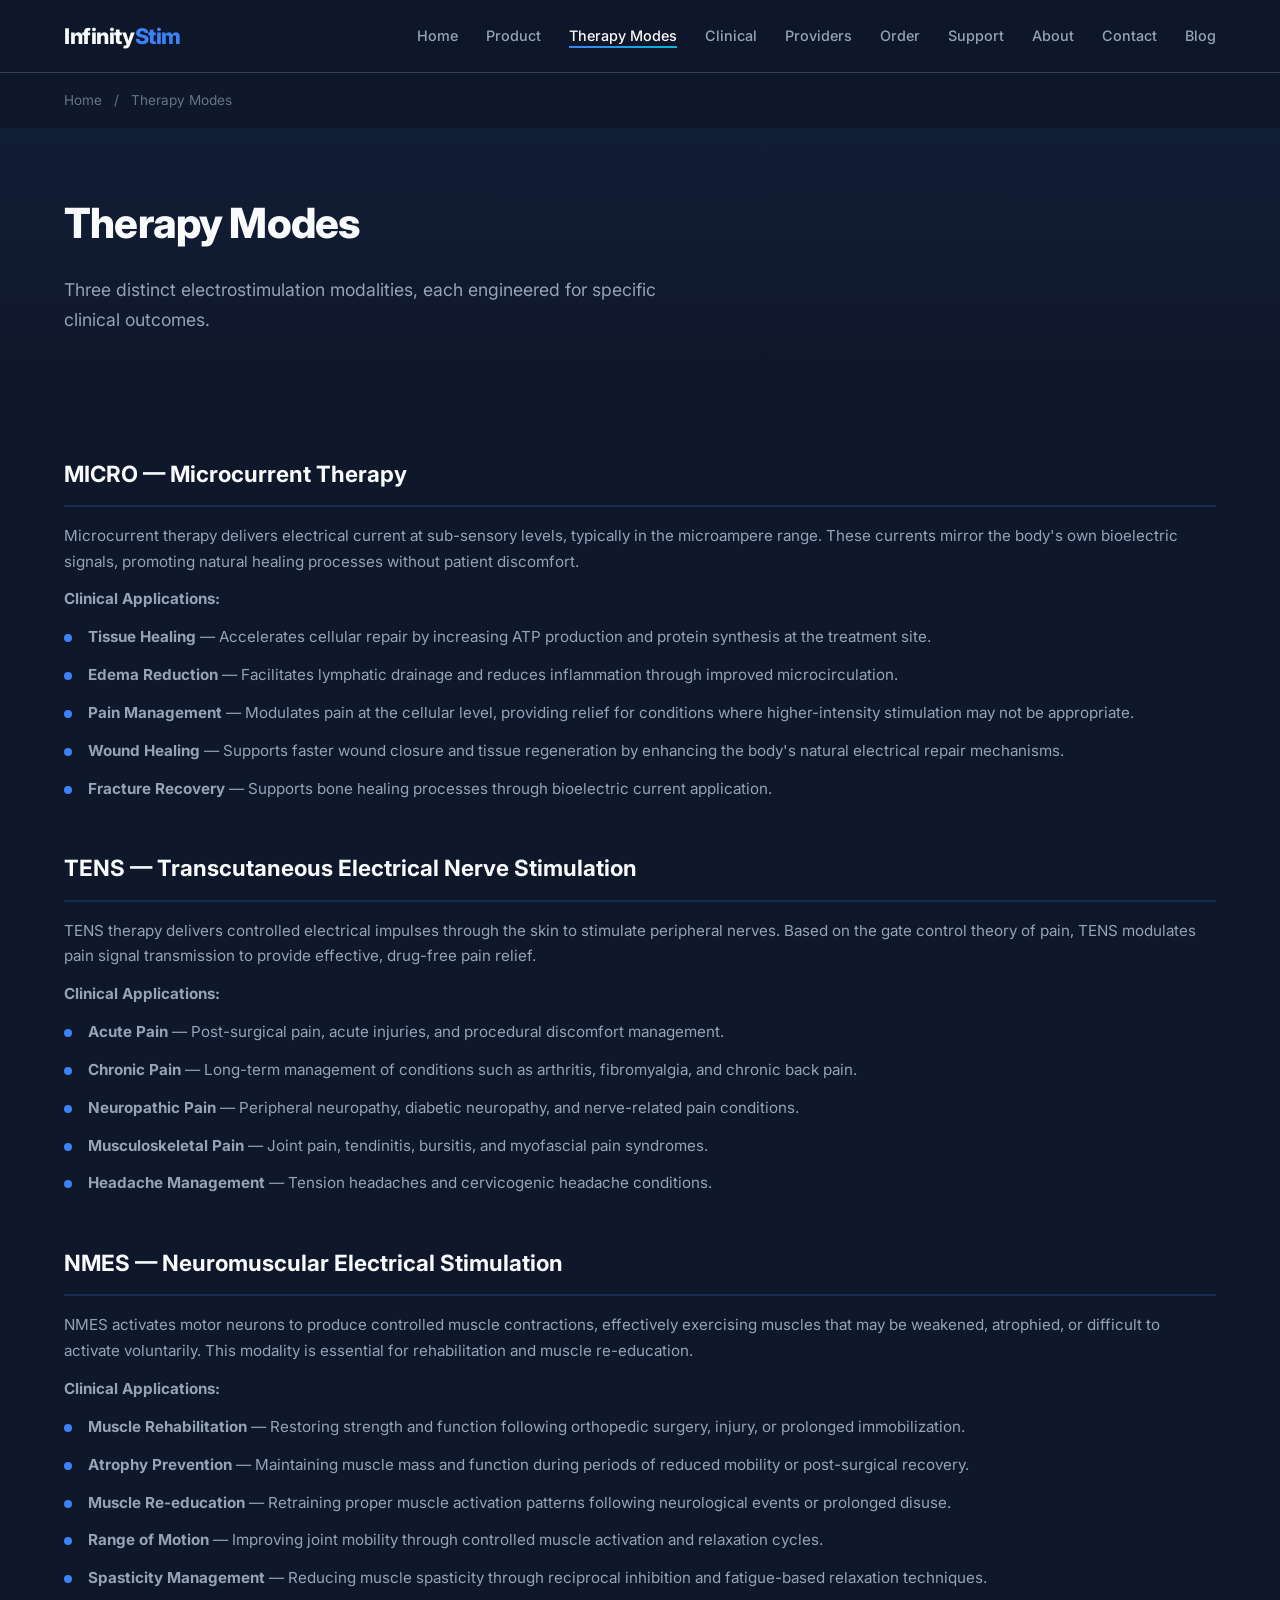
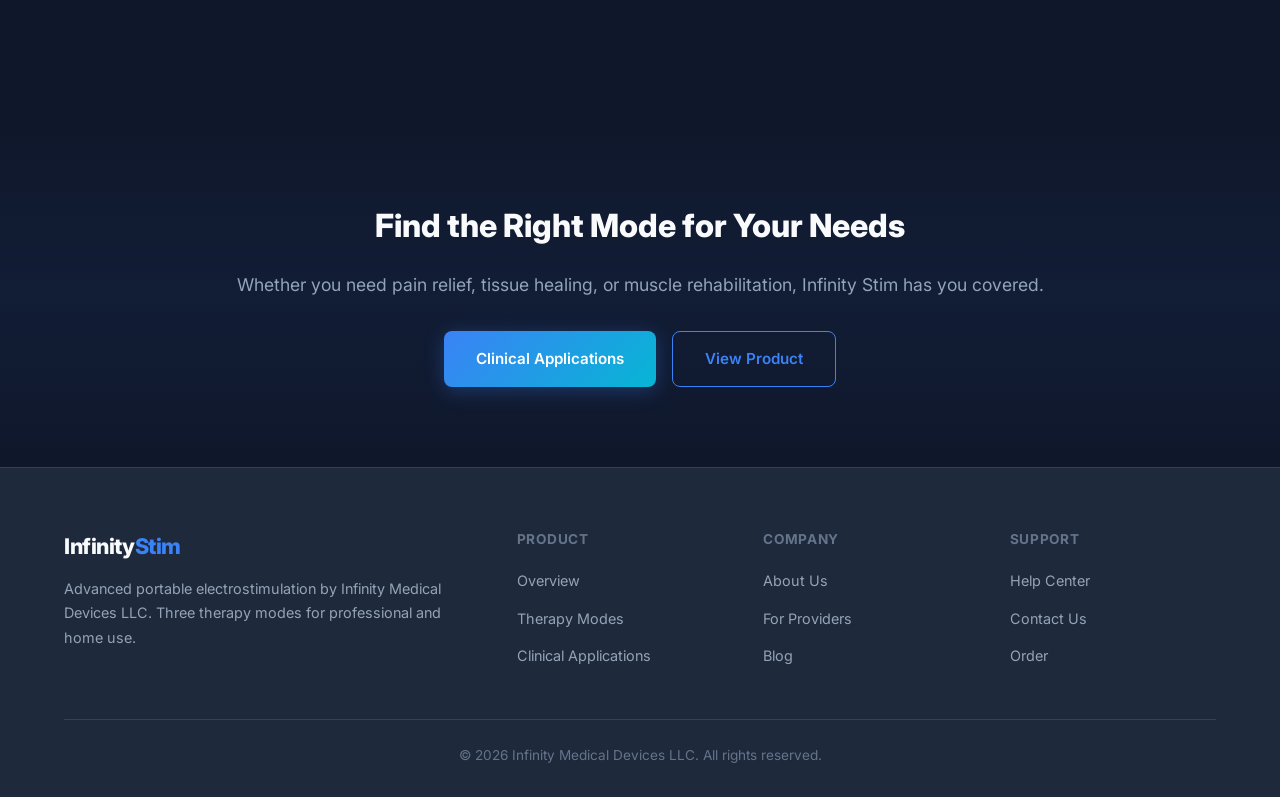
<file: therapy-modes/index.html>
<!DOCTYPE html>
<html lang="en">
<head>
  <meta charset="UTF-8">
  <meta name="viewport" content="width=device-width, initial-scale=1.0">
  <title>Therapy Modes | MICRO, TENS &amp; NMES | Infinity Stim</title>
  <meta name="description" content="Detailed guide to Infinity Stim's three therapy modes: Microcurrent (MICRO) for tissue healing, TENS for pain relief, and NMES for muscle rehabilitation.">
  <meta property="og:title" content="Infinity Stim Therapy Modes - MICRO, TENS, NMES">
  <meta property="og:description" content="Three clinically proven electrostimulation modes for pain management, tissue healing, and rehabilitation.">
  <meta property="og:type" content="website">
  <meta property="og:url" content="https://www.infinitystim.com/therapy-modes/">
  <meta property="og:image" content="https://www.infinitystim.com/images/product-device.jpg">
  <meta name="twitter:card" content="summary_large_image">
  <meta name="twitter:title" content="Infinity Stim Therapy Modes">
  <meta name="twitter:description" content="MICRO, TENS, and NMES electrostimulation modes explained.">
  <link rel="canonical" href="https://www.infinitystim.com/therapy-modes/">
  <link rel="stylesheet" href="/css/style.css">
  <script type="application/ld+json">
  {
    "@context": "https://schema.org",
    "@type": "BreadcrumbList",
    "itemListElement": [
      {"@type": "ListItem", "position": 1, "name": "Home", "item": "https://www.infinitystim.com/"},
      {"@type": "ListItem", "position": 2, "name": "Therapy Modes", "item": "https://www.infinitystim.com/therapy-modes/"}
    ]
  }
  </script>
</head>
<body>
  <nav class="nav">
    <div class="container">
      <a href="/" class="nav-logo">Infinity<span>Stim</span></a>
      <ul class="nav-links">
        <li><a href="/">Home</a></li>
        <li><a href="/product/">Product</a></li>
        <li><a href="/therapy-modes/" class="active">Therapy Modes</a></li>
        <li><a href="/clinical/">Clinical</a></li>
        <li><a href="/providers/">Providers</a></li>
        <li><a href="/order/">Order</a></li>
        <li><a href="/support/">Support</a></li>
        <li><a href="/about/">About</a></li>
        <li><a href="/contact/">Contact</a></li>
        <li><a href="/blog/">Blog</a></li>
      </ul>
      <button class="nav-toggle" aria-label="Toggle navigation"><span></span><span></span><span></span></button>
    </div>
  </nav>

  <div class="breadcrumb"><div class="container"><a href="/">Home</a> <span>/</span> Therapy Modes</div></div>

  <section class="page-hero">
    <div class="container">
      <h1>Therapy Modes</h1>
      <p>Three distinct electrostimulation modalities, each engineered for specific clinical outcomes.</p>
    </div>
  </section>

  <section class="section">
    <div class="container">
      <div class="content-block fade-in">
        <h3>MICRO &mdash; Microcurrent Therapy</h3>
        <p>Microcurrent therapy delivers electrical current at sub-sensory levels, typically in the microampere range. These currents mirror the body's own bioelectric signals, promoting natural healing processes without patient discomfort.</p>
        <p><strong>Clinical Applications:</strong></p>
        <ul>
          <li><strong>Tissue Healing</strong> &mdash; Accelerates cellular repair by increasing ATP production and protein synthesis at the treatment site.</li>
          <li><strong>Edema Reduction</strong> &mdash; Facilitates lymphatic drainage and reduces inflammation through improved microcirculation.</li>
          <li><strong>Pain Management</strong> &mdash; Modulates pain at the cellular level, providing relief for conditions where higher-intensity stimulation may not be appropriate.</li>
          <li><strong>Wound Healing</strong> &mdash; Supports faster wound closure and tissue regeneration by enhancing the body's natural electrical repair mechanisms.</li>
          <li><strong>Fracture Recovery</strong> &mdash; Supports bone healing processes through bioelectric current application.</li>
        </ul>
      </div>

      <div class="content-block fade-in">
        <h3>TENS &mdash; Transcutaneous Electrical Nerve Stimulation</h3>
        <p>TENS therapy delivers controlled electrical impulses through the skin to stimulate peripheral nerves. Based on the gate control theory of pain, TENS modulates pain signal transmission to provide effective, drug-free pain relief.</p>
        <p><strong>Clinical Applications:</strong></p>
        <ul>
          <li><strong>Acute Pain</strong> &mdash; Post-surgical pain, acute injuries, and procedural discomfort management.</li>
          <li><strong>Chronic Pain</strong> &mdash; Long-term management of conditions such as arthritis, fibromyalgia, and chronic back pain.</li>
          <li><strong>Neuropathic Pain</strong> &mdash; Peripheral neuropathy, diabetic neuropathy, and nerve-related pain conditions.</li>
          <li><strong>Musculoskeletal Pain</strong> &mdash; Joint pain, tendinitis, bursitis, and myofascial pain syndromes.</li>
          <li><strong>Headache Management</strong> &mdash; Tension headaches and cervicogenic headache conditions.</li>
        </ul>
      </div>

      <div class="content-block fade-in">
        <h3>NMES &mdash; Neuromuscular Electrical Stimulation</h3>
        <p>NMES activates motor neurons to produce controlled muscle contractions, effectively exercising muscles that may be weakened, atrophied, or difficult to activate voluntarily. This modality is essential for rehabilitation and muscle re-education.</p>
        <p><strong>Clinical Applications:</strong></p>
        <ul>
          <li><strong>Muscle Rehabilitation</strong> &mdash; Restoring strength and function following orthopedic surgery, injury, or prolonged immobilization.</li>
          <li><strong>Atrophy Prevention</strong> &mdash; Maintaining muscle mass and function during periods of reduced mobility or post-surgical recovery.</li>
          <li><strong>Muscle Re-education</strong> &mdash; Retraining proper muscle activation patterns following neurological events or prolonged disuse.</li>
          <li><strong>Range of Motion</strong> &mdash; Improving joint mobility through controlled muscle activation and relaxation cycles.</li>
          <li><strong>Spasticity Management</strong> &mdash; Reducing muscle spasticity through reciprocal inhibition and fatigue-based relaxation techniques.</li>
        </ul>
      </div>
    </div>
  </section>

  <section class="cta">
    <div class="container fade-in">
      <h2>Find the Right Mode for Your Needs</h2>
      <p>Whether you need pain relief, tissue healing, or muscle rehabilitation, Infinity Stim has you covered.</p>
      <div class="btn-group" style="justify-content:center;">
        <a href="/clinical/" class="btn btn-primary">Clinical Applications</a>
        <a href="/product/" class="btn btn-outline">View Product</a>
      </div>
    </div>
  </section>

  <footer class="footer">
    <div class="container">
      <div class="footer-grid">
        <div class="footer-brand">
          <a href="/" class="nav-logo">Infinity<span>Stim</span></a>
          <p>Advanced portable electrostimulation by Infinity Medical Devices LLC. Three therapy modes for professional and home use.</p>
        </div>
        <div><h4>Product</h4><ul><li><a href="/product/">Overview</a></li><li><a href="/therapy-modes/">Therapy Modes</a></li><li><a href="/clinical/">Clinical Applications</a></li></ul></div>
        <div><h4>Company</h4><ul><li><a href="/about/">About Us</a></li><li><a href="/providers/">For Providers</a></li><li><a href="/blog/">Blog</a></li></ul></div>
        <div><h4>Support</h4><ul><li><a href="/support/">Help Center</a></li><li><a href="/contact/">Contact Us</a></li><li><a href="/order/">Order</a></li></ul></div>
      </div>
      <div class="footer-bottom"><p>&copy; 2026 Infinity Medical Devices LLC. All rights reserved.</p></div>
    </div>
  </footer>
  <script src="/js/main.js"></script>
</body>
</html>
</file>
<file: css/style.css>
/* Infinity Stim - Premium Dark Tech-Medical Design */
@import url('https://fonts.googleapis.com/css2?family=Inter:wght@300;400;500;600;700;800&display=swap');

*, *::before, *::after { margin: 0; padding: 0; box-sizing: border-box; }

:root {
  --bg-primary: #0f172a;
  --bg-secondary: #1e293b;
  --bg-card: #1e293b;
  --accent-blue: #3b82f6;
  --accent-teal: #06b6d4;
  --text-primary: #f8fafc;
  --text-secondary: #94a3b8;
  --text-muted: #64748b;
  --border-color: #334155;
  --gradient-blue: linear-gradient(135deg, #3b82f6, #06b6d4);
  --shadow-glow: 0 0 30px rgba(59, 130, 246, 0.15);
  --shadow-glow-hover: 0 0 40px rgba(59, 130, 246, 0.3);
  --radius: 12px;
  --max-width: 1200px;
  --transition: all 0.3s ease;
}

html { scroll-behavior: smooth; }

body {
  font-family: 'Inter', -apple-system, BlinkMacSystemFont, sans-serif;
  background-color: var(--bg-primary);
  color: var(--text-primary);
  line-height: 1.7;
  -webkit-font-smoothing: antialiased;
}

a { color: var(--accent-blue); text-decoration: none; transition: var(--transition); }
a:hover { color: var(--accent-teal); }

img { max-width: 100%; height: auto; display: block; }

.container { max-width: var(--max-width); margin: 0 auto; padding: 0 24px; }

/* ===== NAVIGATION ===== */
.nav {
  position: sticky; top: 0; z-index: 1000;
  background: rgba(15, 23, 42, 0.85);
  backdrop-filter: blur(20px); -webkit-backdrop-filter: blur(20px);
  border-bottom: 1px solid var(--border-color);
}
.nav .container {
  display: flex; align-items: center; justify-content: space-between;
  height: 72px;
}
.nav-logo {
  font-size: 1.35rem; font-weight: 800; color: var(--text-primary);
  letter-spacing: -0.02em;
}
.nav-logo span { color: var(--accent-blue); }
.nav-links { display: flex; gap: 28px; list-style: none; }
.nav-links a {
  color: var(--text-secondary); font-size: 0.9rem; font-weight: 500;
  transition: var(--transition); position: relative;
}
.nav-links a:hover, .nav-links a.active { color: var(--text-primary); }
.nav-links a::after {
  content: ''; position: absolute; bottom: -4px; left: 0;
  width: 0; height: 2px; background: var(--gradient-blue);
  transition: width 0.3s ease;
}
.nav-links a:hover::after, .nav-links a.active::after { width: 100%; }

.nav-toggle { display: none; background: none; border: none; cursor: pointer; padding: 8px; }
.nav-toggle span {
  display: block; width: 24px; height: 2px; background: var(--text-primary);
  margin: 5px 0; transition: var(--transition); border-radius: 2px;
}

/* ===== HERO ===== */
.hero {
  padding: 100px 0 80px;
  background: linear-gradient(180deg, rgba(59,130,246,0.08) 0%, transparent 60%);
  position: relative; overflow: hidden;
}
.hero::before {
  content: ''; position: absolute; top: -50%; left: -50%;
  width: 200%; height: 200%;
  background: radial-gradient(circle at 30% 20%, rgba(59,130,246,0.06) 0%, transparent 50%),
              radial-gradient(circle at 70% 80%, rgba(6,182,212,0.04) 0%, transparent 50%);
  pointer-events: none;
}
.hero .container { position: relative; z-index: 1; }
.hero-grid {
  display: grid; grid-template-columns: 1fr 1fr;
  gap: 60px; align-items: center;
}
.hero-badge {
  display: inline-flex; align-items: center; gap: 8px;
  padding: 6px 16px; border-radius: 100px;
  background: rgba(59,130,246,0.1); border: 1px solid rgba(59,130,246,0.2);
  font-size: 0.8rem; font-weight: 600; color: var(--accent-blue);
  margin-bottom: 20px; text-transform: uppercase; letter-spacing: 0.05em;
}
.hero h1 {
  font-size: 3.2rem; font-weight: 800; line-height: 1.1;
  letter-spacing: -0.03em; margin-bottom: 20px;
}
.hero h1 .gradient-text {
  background: var(--gradient-blue); -webkit-background-clip: text;
  -webkit-text-fill-color: transparent; background-clip: text;
}
.hero p { font-size: 1.15rem; color: var(--text-secondary); margin-bottom: 32px; max-width: 500px; }
.hero-images {
  display: grid; grid-template-columns: 1fr 1fr; gap: 20px;
}
.hero-images img {
  border-radius: var(--radius); box-shadow: var(--shadow-glow);
  border: 1px solid var(--border-color);
}

/* ===== BUTTONS ===== */
.btn {
  display: inline-flex; align-items: center; gap: 8px;
  padding: 14px 32px; border-radius: 8px; font-size: 0.95rem;
  font-weight: 600; cursor: pointer; border: none; transition: var(--transition);
}
.btn-primary {
  background: var(--gradient-blue); color: white;
  box-shadow: 0 4px 20px rgba(59,130,246,0.3);
}
.btn-primary:hover {
  transform: translateY(-2px); color: white;
  box-shadow: 0 6px 30px rgba(59,130,246,0.4);
}
.btn-outline {
  background: transparent; color: var(--accent-blue);
  border: 1px solid var(--accent-blue);
}
.btn-outline:hover {
  background: rgba(59,130,246,0.1); color: var(--accent-blue);
  transform: translateY(-2px);
}
.btn-group { display: flex; gap: 16px; flex-wrap: wrap; }

/* ===== SECTIONS ===== */
.section { padding: 80px 0; }
.section-alt { background: var(--bg-secondary); }
.section-header { text-align: center; margin-bottom: 56px; }
.section-header h2 {
  font-size: 2.2rem; font-weight: 800; letter-spacing: -0.02em; margin-bottom: 16px;
}
.section-header p {
  font-size: 1.1rem; color: var(--text-secondary); max-width: 600px; margin: 0 auto;
}

/* ===== CARDS ===== */
.card-grid { display: grid; grid-template-columns: repeat(3, 1fr); gap: 24px; }
.card-grid-2 { grid-template-columns: repeat(2, 1fr); }
.card-grid-4 { grid-template-columns: repeat(4, 1fr); }

.card {
  background: var(--bg-card); border: 1px solid var(--border-color);
  border-radius: var(--radius); padding: 32px;
  transition: var(--transition); position: relative; overflow: hidden;
}
.card:hover {
  border-color: rgba(59,130,246,0.3);
  box-shadow: var(--shadow-glow-hover);
  transform: translateY(-4px);
}
.card-icon {
  width: 48px; height: 48px; border-radius: 10px;
  background: rgba(59,130,246,0.1); display: flex;
  align-items: center; justify-content: center;
  margin-bottom: 20px; font-size: 1.4rem;
}
.card h3 { font-size: 1.2rem; font-weight: 700; margin-bottom: 12px; }
.card p { color: var(--text-secondary); font-size: 0.95rem; }

/* ===== THERAPY MODE CARDS ===== */
.mode-card { text-align: center; padding: 40px 32px; }
.mode-card .mode-label {
  display: inline-block; padding: 4px 16px; border-radius: 100px;
  font-size: 0.75rem; font-weight: 700; letter-spacing: 0.1em;
  text-transform: uppercase; margin-bottom: 16px;
}
.mode-micro .mode-label { background: rgba(59,130,246,0.15); color: #60a5fa; }
.mode-tens .mode-label { background: rgba(6,182,212,0.15); color: #22d3ee; }
.mode-nmes .mode-label { background: rgba(168,85,247,0.15); color: #c084fc; }

/* ===== FEATURES ===== */
.feature-grid { display: grid; grid-template-columns: repeat(4, 1fr); gap: 24px; }
.feature-item { text-align: center; padding: 24px 16px; }
.feature-item .icon {
  font-size: 2rem; margin-bottom: 12px; display: block;
}
.feature-item h4 { font-size: 1rem; font-weight: 700; margin-bottom: 8px; }
.feature-item p { font-size: 0.85rem; color: var(--text-secondary); }

/* ===== CTA ===== */
.cta {
  padding: 80px 0; text-align: center;
  background: linear-gradient(180deg, transparent 0%, rgba(59,130,246,0.06) 50%, transparent 100%);
}
.cta h2 { font-size: 2rem; font-weight: 800; margin-bottom: 16px; }
.cta p { color: var(--text-secondary); margin-bottom: 32px; font-size: 1.1rem; }

/* ===== SPECS TABLE ===== */
.specs-table { width: 100%; border-collapse: collapse; margin-top: 20px; }
.specs-table tr { border-bottom: 1px solid var(--border-color); }
.specs-table td {
  padding: 14px 16px; font-size: 0.95rem;
}
.specs-table td:first-child {
  font-weight: 600; color: var(--text-primary); width: 40%;
}
.specs-table td:last-child { color: var(--text-secondary); }

/* ===== PRODUCT IMAGES ===== */
.product-gallery {
  display: grid; grid-template-columns: 1fr 1fr; gap: 24px; margin-bottom: 40px;
}
.product-gallery img {
  border-radius: var(--radius); border: 1px solid var(--border-color);
  box-shadow: var(--shadow-glow); width: 100%;
}

/* ===== CONTENT SECTIONS ===== */
.content-block { margin-bottom: 48px; }
.content-block h3 {
  font-size: 1.4rem; font-weight: 700; margin-bottom: 16px;
  padding-bottom: 12px; border-bottom: 2px solid rgba(59,130,246,0.2);
}
.content-block p, .content-block li {
  color: var(--text-secondary); font-size: 0.95rem; margin-bottom: 12px;
}
.content-block ul { list-style: none; padding: 0; }
.content-block ul li { padding-left: 24px; position: relative; }
.content-block ul li::before {
  content: ''; position: absolute; left: 0; top: 10px;
  width: 8px; height: 8px; border-radius: 50%;
  background: var(--accent-blue);
}

/* ===== FORMS ===== */
.form-group { margin-bottom: 20px; }
.form-group label {
  display: block; font-size: 0.9rem; font-weight: 600;
  margin-bottom: 8px; color: var(--text-primary);
}
.form-group input, .form-group textarea, .form-group select {
  width: 100%; padding: 12px 16px; border-radius: 8px;
  border: 1px solid var(--border-color); background: var(--bg-primary);
  color: var(--text-primary); font-family: 'Inter', sans-serif;
  font-size: 0.95rem; transition: var(--transition);
}
.form-group input:focus, .form-group textarea:focus, .form-group select:focus {
  outline: none; border-color: var(--accent-blue);
  box-shadow: 0 0 0 3px rgba(59,130,246,0.15);
}
.form-group textarea { resize: vertical; min-height: 120px; }

.form-card {
  background: var(--bg-card); border: 1px solid var(--border-color);
  border-radius: var(--radius); padding: 40px; max-width: 640px; margin: 0 auto;
}

/* ===== BREADCRUMBS ===== */
.breadcrumb {
  padding: 16px 0; font-size: 0.85rem; color: var(--text-muted);
}
.breadcrumb a { color: var(--text-muted); }
.breadcrumb a:hover { color: var(--accent-blue); }
.breadcrumb span { margin: 0 8px; }

/* ===== PAGE HERO ===== */
.page-hero {
  padding: 60px 0 40px;
  background: linear-gradient(180deg, rgba(59,130,246,0.06) 0%, transparent 100%);
}
.page-hero h1 {
  font-size: 2.6rem; font-weight: 800; letter-spacing: -0.02em; margin-bottom: 16px;
}
.page-hero p { font-size: 1.1rem; color: var(--text-secondary); max-width: 600px; }

/* ===== FAQ ===== */
.faq-item {
  border-bottom: 1px solid var(--border-color); padding: 20px 0;
}
.faq-item h4 { font-size: 1.05rem; font-weight: 600; margin-bottom: 10px; color: var(--text-primary); }
.faq-item p { color: var(--text-secondary); font-size: 0.95rem; }

/* ===== BLOG GRID ===== */
.blog-grid { display: grid; grid-template-columns: repeat(3, 1fr); gap: 24px; }
.blog-empty {
  grid-column: 1 / -1; text-align: center; padding: 80px 0;
  color: var(--text-muted); font-size: 1.1rem;
}

/* ===== FOOTER ===== */
.footer {
  padding: 60px 0 30px; border-top: 1px solid var(--border-color);
  background: var(--bg-secondary);
}
.footer-grid {
  display: grid; grid-template-columns: 2fr 1fr 1fr 1fr; gap: 40px;
  margin-bottom: 40px;
}
.footer-brand p { color: var(--text-secondary); font-size: 0.9rem; margin-top: 12px; }
.footer h4 {
  font-size: 0.85rem; font-weight: 700; text-transform: uppercase;
  letter-spacing: 0.05em; color: var(--text-muted); margin-bottom: 16px;
}
.footer ul { list-style: none; }
.footer ul li { margin-bottom: 10px; }
.footer ul a { color: var(--text-secondary); font-size: 0.9rem; }
.footer ul a:hover { color: var(--text-primary); }
.footer-bottom {
  border-top: 1px solid var(--border-color); padding-top: 24px;
  text-align: center; color: var(--text-muted); font-size: 0.85rem;
}

/* ===== SCROLL ANIMATIONS ===== */
.fade-in {
  opacity: 0; transform: translateY(20px);
  transition: opacity 0.6s ease, transform 0.6s ease;
}
.fade-in.visible { opacity: 1; transform: translateY(0); }

/* ===== TWO COLUMN LAYOUT ===== */
.two-col { display: grid; grid-template-columns: 1fr 1fr; gap: 48px; align-items: start; }

/* ===== CONTACT INFO ===== */
.contact-info-item { margin-bottom: 24px; }
.contact-info-item h4 { font-size: 1rem; font-weight: 600; margin-bottom: 4px; }
.contact-info-item p { color: var(--text-secondary); font-size: 0.95rem; }

/* ===== RESPONSIVE ===== */
@media (max-width: 1024px) {
  .hero h1 { font-size: 2.6rem; }
  .card-grid { grid-template-columns: repeat(2, 1fr); }
  .card-grid-4, .feature-grid { grid-template-columns: repeat(2, 1fr); }
  .footer-grid { grid-template-columns: 1fr 1fr; }
}

@media (max-width: 768px) {
  .nav-links {
    display: none; flex-direction: column; position: absolute;
    top: 72px; left: 0; right: 0; background: rgba(15,23,42,0.98);
    backdrop-filter: blur(20px); padding: 24px;
    border-bottom: 1px solid var(--border-color); gap: 16px;
  }
  .nav-links.active { display: flex; }
  .nav-toggle { display: block; }

  .hero-grid { grid-template-columns: 1fr; text-align: center; }
  .hero p { margin: 0 auto 32px; }
  .hero-images { grid-template-columns: 1fr 1fr; max-width: 400px; margin: 0 auto; }
  .hero h1 { font-size: 2.2rem; }
  .btn-group { justify-content: center; }

  .card-grid, .card-grid-2, .card-grid-4, .feature-grid, .blog-grid { grid-template-columns: 1fr; }
  .two-col { grid-template-columns: 1fr; }
  .product-gallery { grid-template-columns: 1fr; }
  .footer-grid { grid-template-columns: 1fr; }

  .section { padding: 60px 0; }
  .page-hero h1 { font-size: 2rem; }
  .section-header h2 { font-size: 1.8rem; }
}

@media (max-width: 480px) {
  .hero h1 { font-size: 1.8rem; }
  .hero-images { grid-template-columns: 1fr; }
  .card { padding: 24px; }
  .form-card { padding: 24px; }
}
</file>
